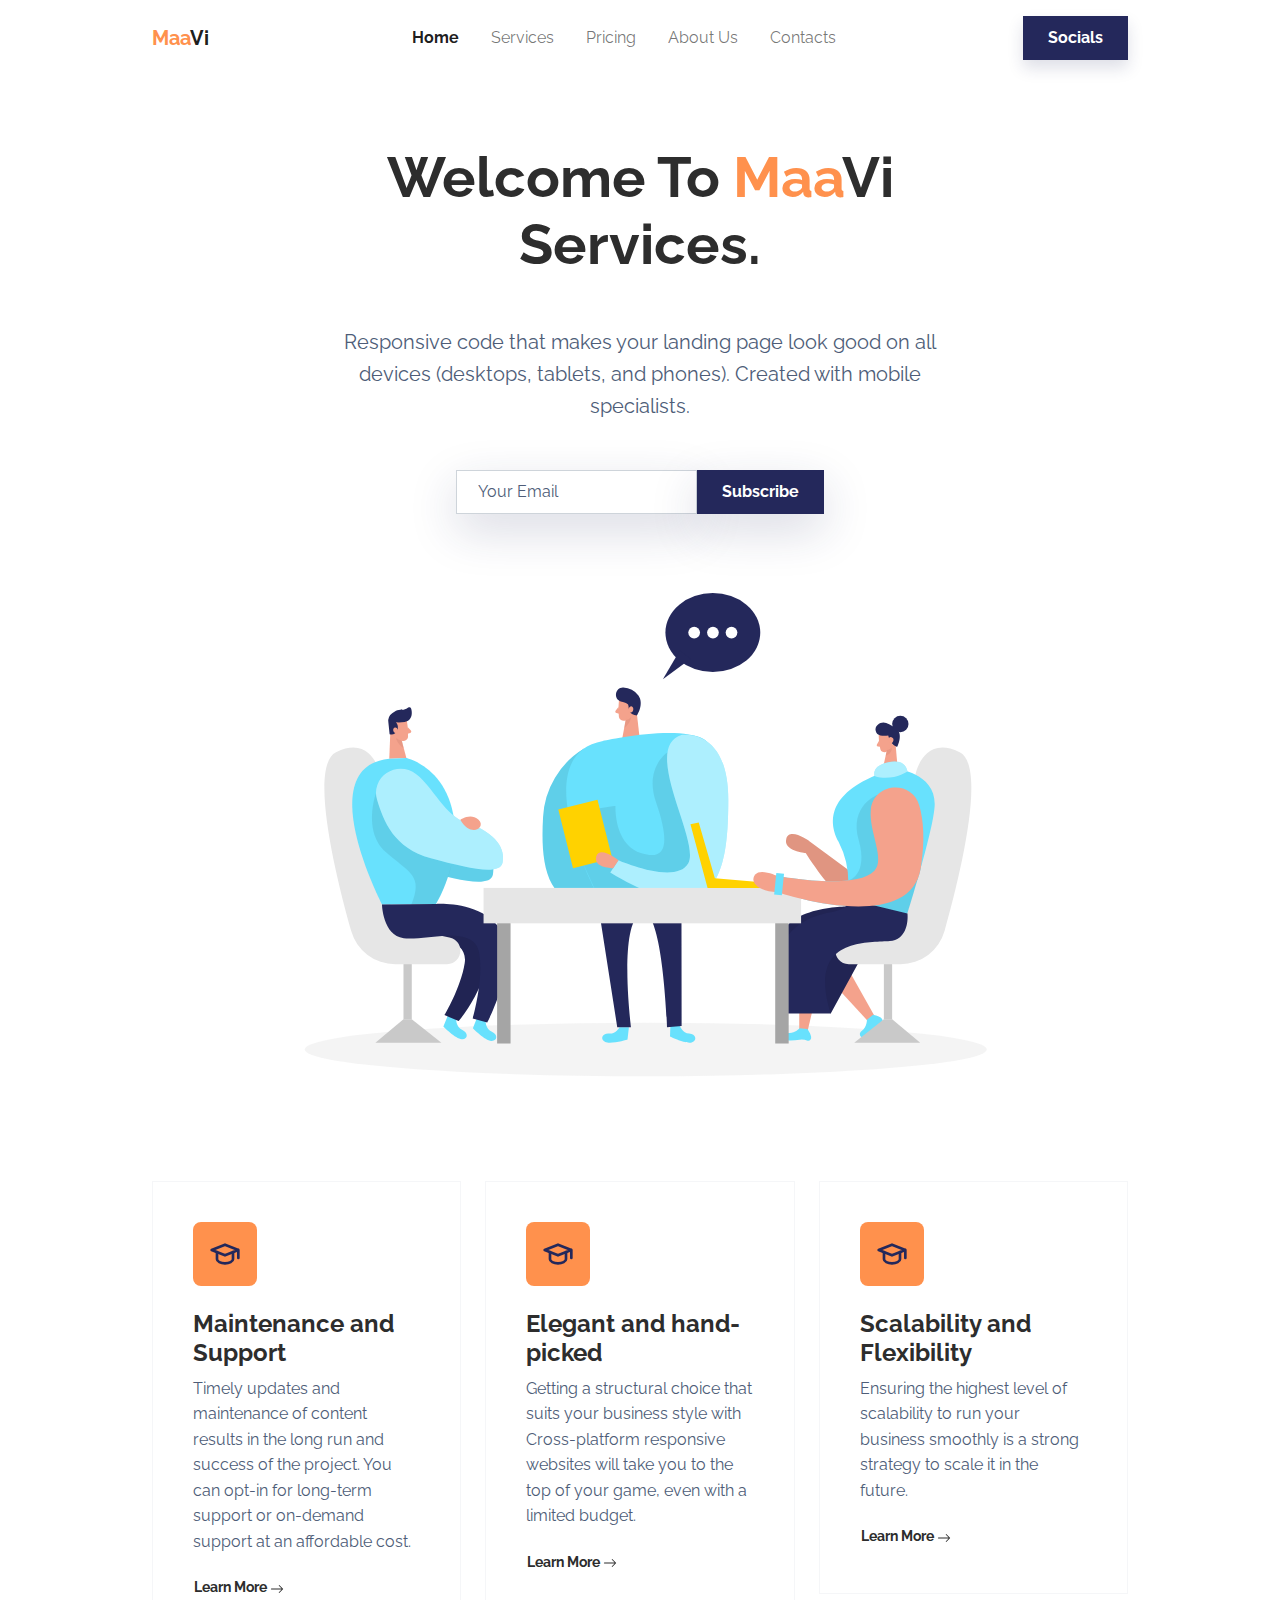
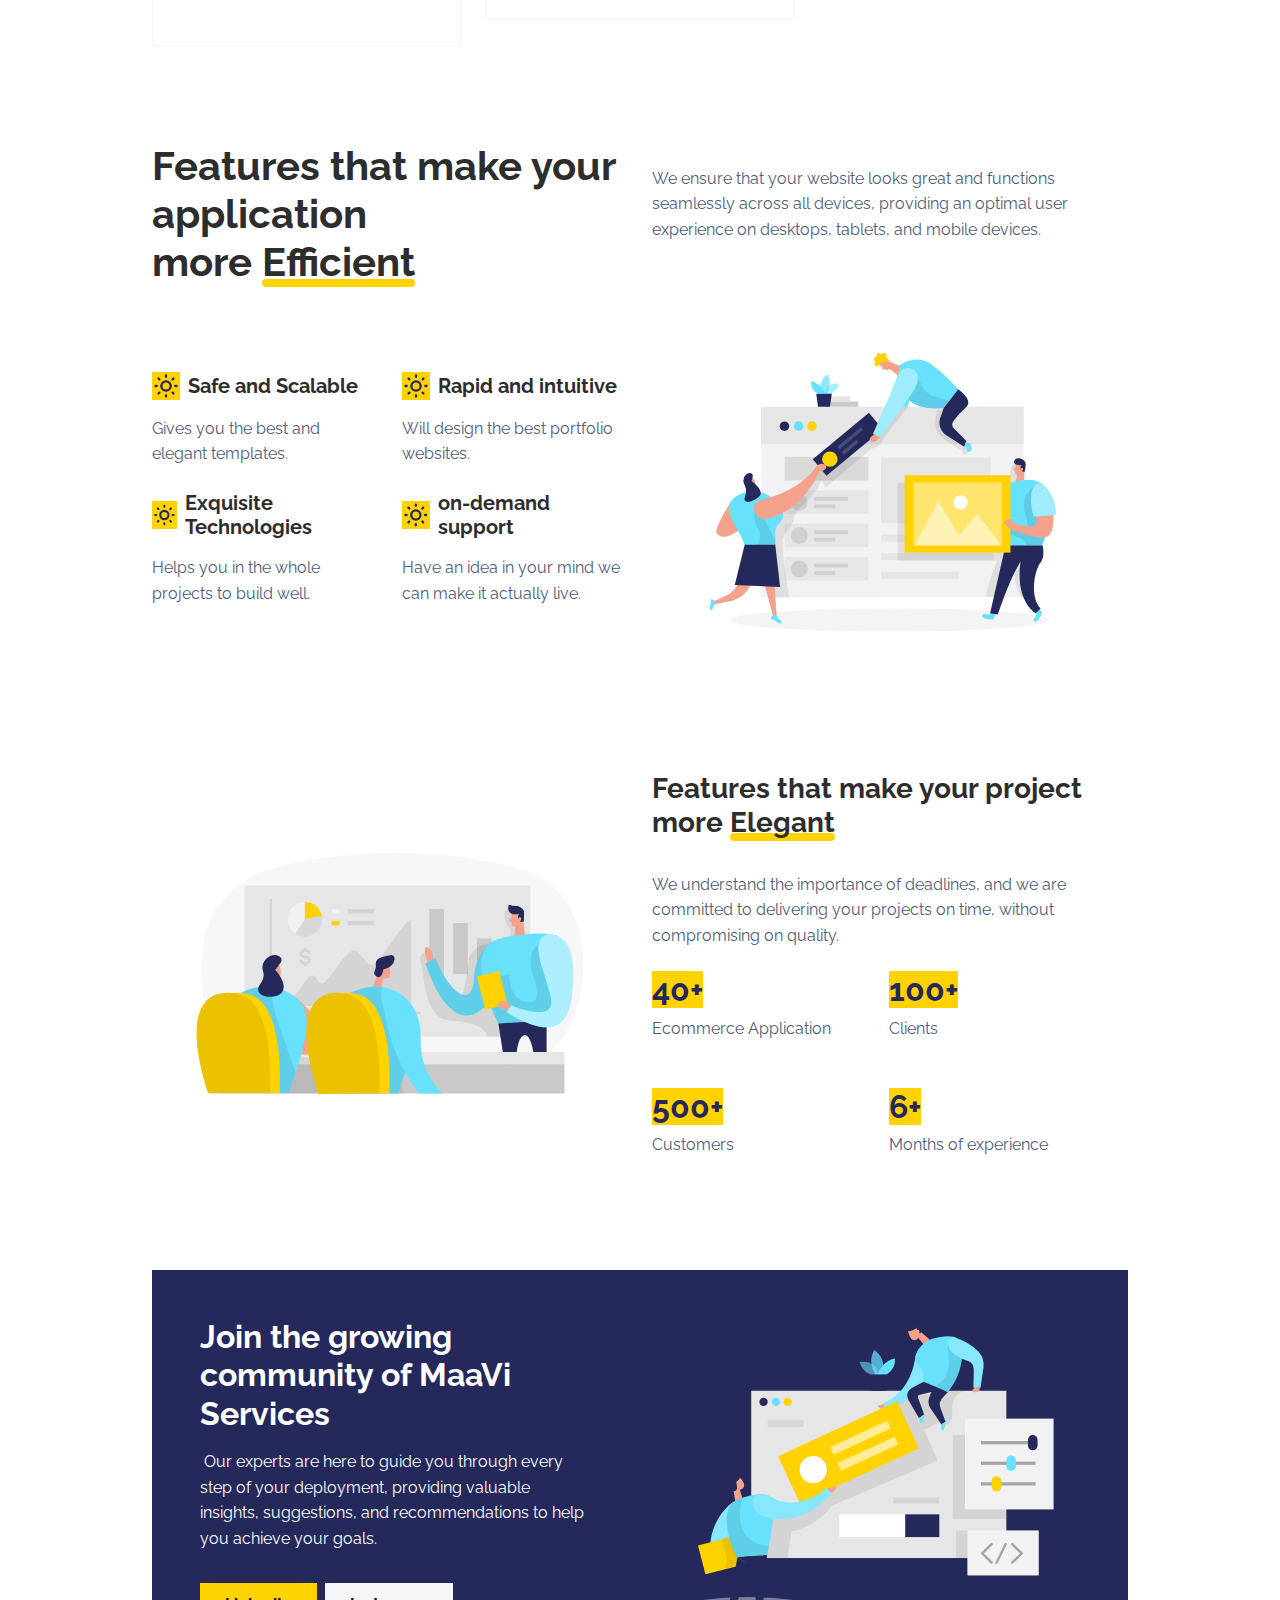
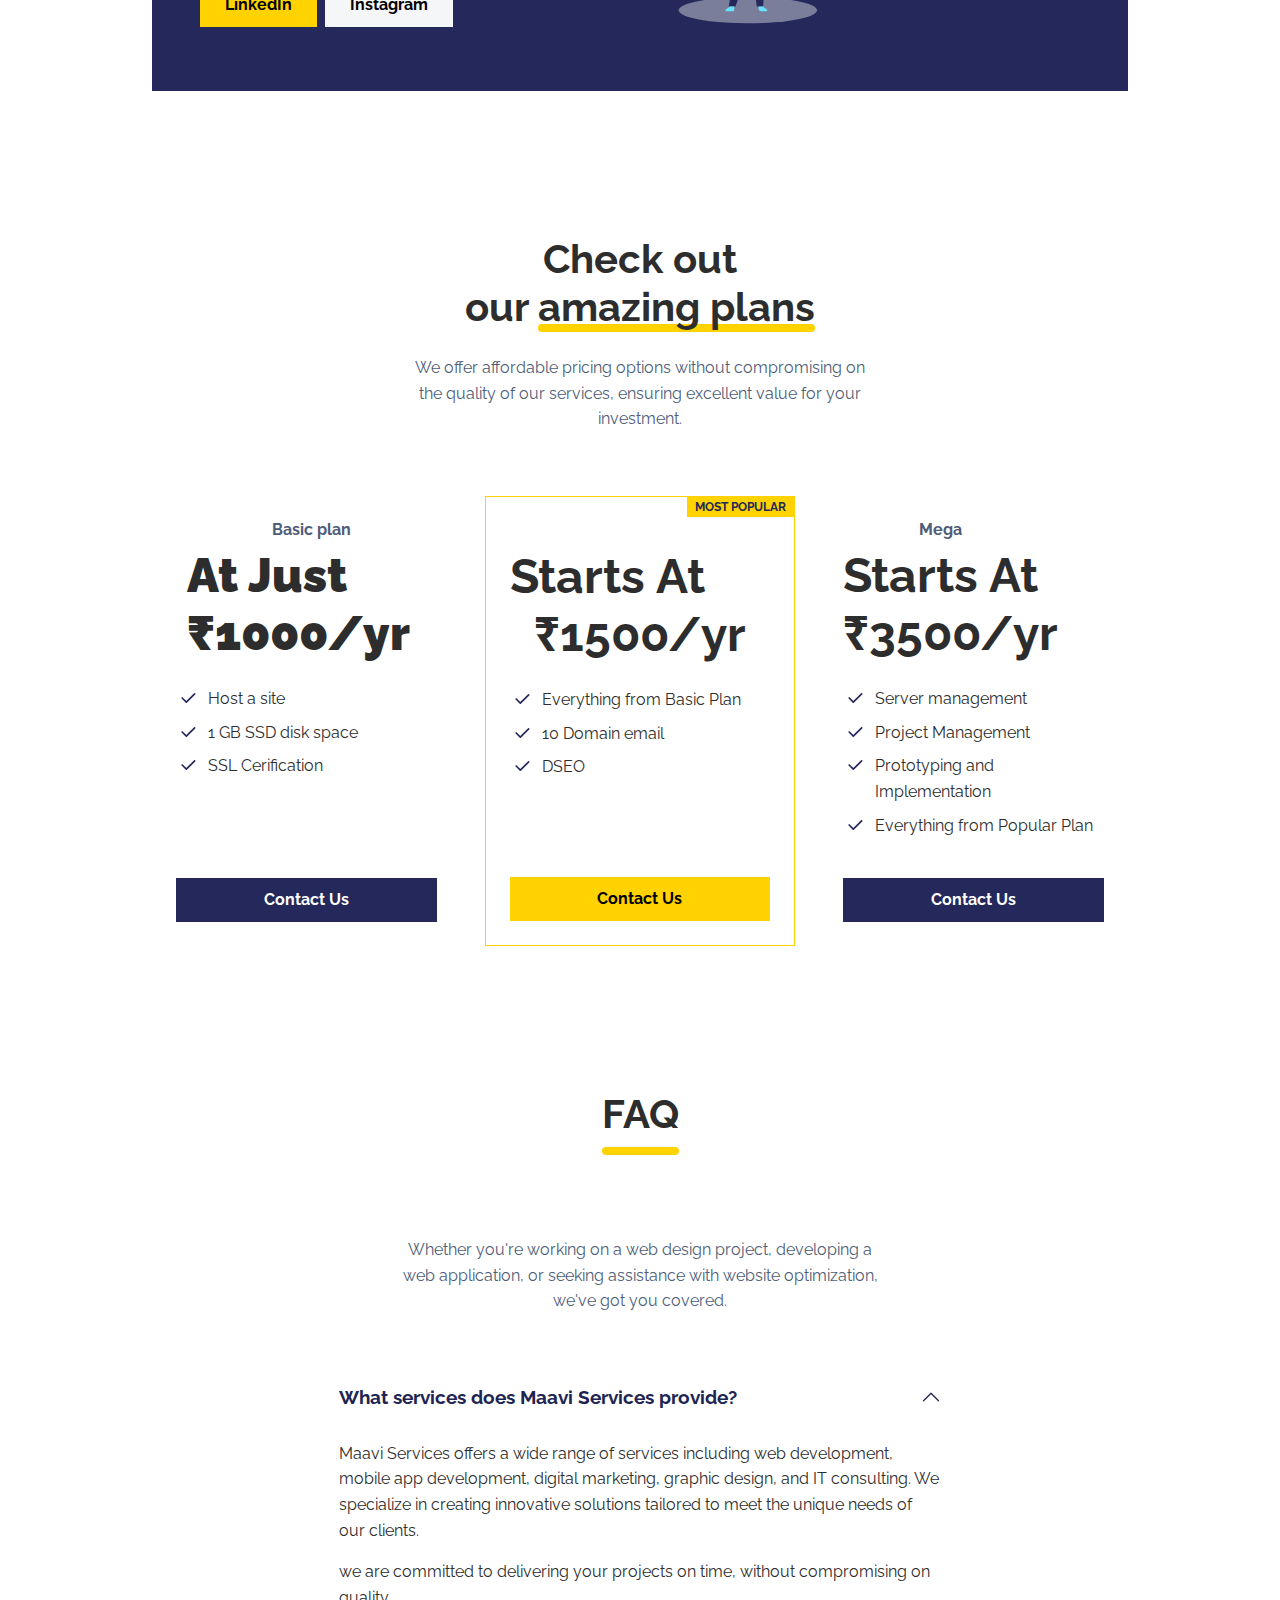
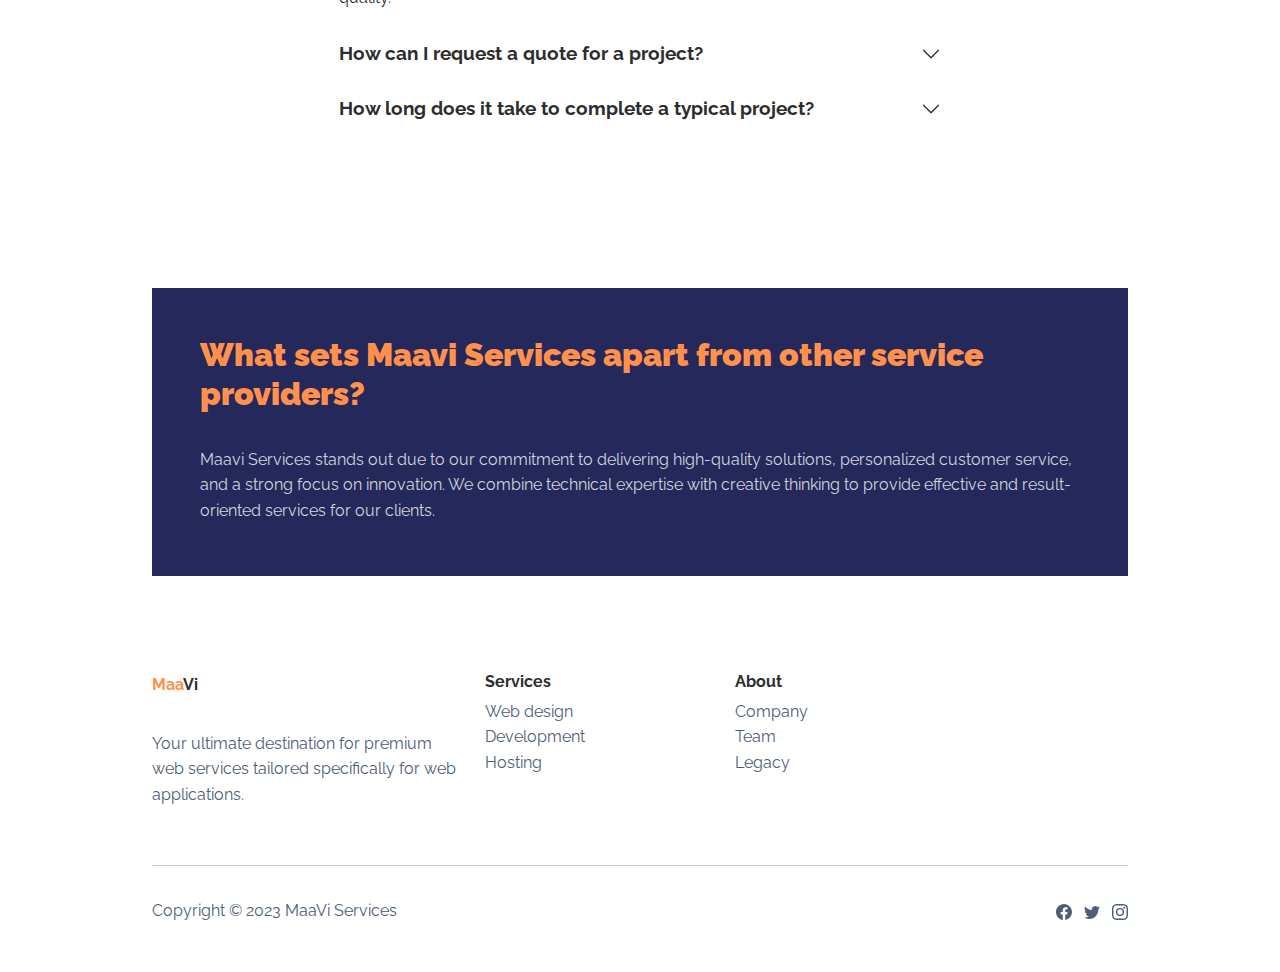
<file: index.html>
<!DOCTYPE html>
<html lang="en">

<head>
    <meta charset="utf-8">
    <meta name="viewport" content="width=device-width, initial-scale=1.0, shrink-to-fit=no">
    <title>Welcome to Maavi</title>
    <link rel="stylesheet" href="assets/bootstrap/css/bootstrap.min.css">
    <link rel="stylesheet" href="https://fonts.googleapis.com/css?family=Raleway:300italic,400italic,600italic,700italic,800italic,400,300,600,700,800&amp;display=swap">
    <link rel="stylesheet" href="assets/css/animate.min.css">
    <link rel="stylesheet" href="assets/css/untitled-1.css">
    <link rel="stylesheet" href="assets/css/untitled.css">
</head>

<body>
    <nav class="navbar navbar-light navbar-expand-md fixed-top navbar-shrink py-3" id="mainNav">
        <div class="container"><a class="navbar-brand d-flex align-items-center" href="/"><span><span style="color: rgb(255, 145, 77);">Maa</span>Vi</span></a><button data-bs-toggle="collapse" class="navbar-toggler" data-bs-target="#navcol-1"><span class="visually-hidden">Toggle navigation</span><span class="navbar-toggler-icon"></span></button>
            <div class="collapse navbar-collapse" id="navcol-1">
                <ul class="navbar-nav mx-auto">
                    <li class="nav-item"><a class="nav-link active" href="index.html">Home</a></li>
                    <li class="nav-item"><a class="nav-link" href="features.html">Services</a></li>
                    <li class="nav-item"><a class="nav-link" href="pricing.html">Pricing</a></li>
                    <li class="nav-item"><a class="nav-link" href="integrations.html">About Us</a></li>
                    <li class="nav-item"><a class="nav-link" href="contacts.html">Contacts</a></li>
                </ul><a class="btn btn-primary shadow" role="button" href="https://linktr.ee/maaviservices">Socials</a>
            </div>
        </div>
    </nav>
    <header class="pt-5">
        <div class="container pt-4 pt-xl-5">
            <div class="row pt-5">
                <div class="col-md-8 text-center text-md-start mx-auto">
                    <div class="text-center">
                        <h1 class="display-4 fw-bold mb-5">Welcome To <span style="color: rgb(255, 145, 77);">Maa</span>Vi Services.</h1>
                        <p class="fs-5 text-muted mb-5" style="padding-bottom: 0px;margin-top: 16px;">Responsive code that makes your landing page look good on all devices (desktops, tablets, and phones). Created with mobile specialists.</p>
                        <form class="d-flex justify-content-center flex-wrap" method="post">
                            <div class="shadow-lg mb-3"><input class="form-control" type="email" name="email" placeholder="Your Email"></div>
                            <div class="shadow-lg mb-3"><button class="btn btn-primary" type="submit">Subscribe </button></div>
                        </form>
                    </div>
                </div>
                <div class="col-12 col-lg-10 mx-auto">
                    <div class="text-center position-relative"><img class="img-fluid" src="assets/img/illustrations/meeting.svg" style="width: 800px;"></div>
                </div>
            </div>
        </div>
    </header>
    <section>
        <div class="container py-4 py-xl-5">
            <div class="row gy-4 row-cols-1 row-cols-md-2 row-cols-lg-3">
                <div class="col">
                    <div class="card border-light border-1 d-flex justify-content-center p-4">
                        <div class="card-body">
                            <div class="bs-icon-lg bs-icon-rounded bs-icon-secondary d-flex flex-shrink-0 justify-content-center align-items-center d-inline-block mb-4 bs-icon"><svg xmlns="http://www.w3.org/2000/svg" width="1em" height="1em" viewBox="0 0 24 24" stroke-width="2" stroke="currentColor" fill="none" stroke-linecap="round" stroke-linejoin="round" class="icon icon-tabler icon-tabler-school" style="font-size: 32px;">
                                    <path stroke="none" d="M0 0h24v24H0z" fill="none"></path>
                                    <path d="M22 9l-10 -4l-10 4l10 4l10 -4v6"></path>
                                    <path d="M6 10.6v5.4a6 3 0 0 0 12 0v-5.4"></path>
                                </svg></div>
                            <div>
                                <h4 class="fw-bold">Maintenance and Support</h4>
                                <p class="text-muted">Timely updates and maintenance of content results in the long run and success of the project. You can opt-in for long-term support or on-demand support at an affordable cost.</p><button class="btn btn-sm px-0" type="button">Learn More&nbsp;<svg xmlns="http://www.w3.org/2000/svg" width="1em" height="1em" fill="currentColor" viewBox="0 0 16 16" class="bi bi-arrow-right">
                                        <path fill-rule="evenodd" d="M1 8a.5.5 0 0 1 .5-.5h11.793l-3.147-3.146a.5.5 0 0 1 .708-.708l4 4a.5.5 0 0 1 0 .708l-4 4a.5.5 0 0 1-.708-.708L13.293 8.5H1.5A.5.5 0 0 1 1 8z"></path>
                                    </svg><br></button>
                            </div>
                        </div>
                    </div>
                </div>
                <div class="col">
                    <div class="card border-light border-1 d-flex justify-content-center p-4">
                        <div class="card-body">
                            <div class="bs-icon-lg bs-icon-rounded bs-icon-secondary d-flex flex-shrink-0 justify-content-center align-items-center d-inline-block mb-4 bs-icon"><svg xmlns="http://www.w3.org/2000/svg" width="1em" height="1em" viewBox="0 0 24 24" stroke-width="2" stroke="currentColor" fill="none" stroke-linecap="round" stroke-linejoin="round" class="icon icon-tabler icon-tabler-school">
                                    <path stroke="none" d="M0 0h24v24H0z" fill="none"></path>
                                    <path d="M22 9l-10 -4l-10 4l10 4l10 -4v6"></path>
                                    <path d="M6 10.6v5.4a6 3 0 0 0 12 0v-5.4"></path>
                                </svg></div>
                            <div>
                                <h4 class="fw-bold">Elegant and hand-picked</h4>
                                <p class="text-muted">Getting a structural choice that suits your business style with Cross-platform responsive websites will take you to the top of your game, even with a limited budget.</p><button class="btn btn-sm px-0" type="button">Learn More&nbsp;<svg xmlns="http://www.w3.org/2000/svg" width="1em" height="1em" fill="currentColor" viewBox="0 0 16 16" class="bi bi-arrow-right">
                                        <path fill-rule="evenodd" d="M1 8a.5.5 0 0 1 .5-.5h11.793l-3.147-3.146a.5.5 0 0 1 .708-.708l4 4a.5.5 0 0 1 0 .708l-4 4a.5.5 0 0 1-.708-.708L13.293 8.5H1.5A.5.5 0 0 1 1 8z"></path>
                                    </svg><br></button>
                            </div>
                        </div>
                    </div>
                </div>
                <div class="col">
                    <div class="card border-light border-1 d-flex justify-content-center p-4">
                        <div class="card-body">
                            <div class="bs-icon-lg bs-icon-rounded bs-icon-secondary d-flex flex-shrink-0 justify-content-center align-items-center d-inline-block mb-4 bs-icon"><svg xmlns="http://www.w3.org/2000/svg" width="1em" height="1em" viewBox="0 0 24 24" stroke-width="2" stroke="currentColor" fill="none" stroke-linecap="round" stroke-linejoin="round" class="icon icon-tabler icon-tabler-school">
                                    <path stroke="none" d="M0 0h24v24H0z" fill="none"></path>
                                    <path d="M22 9l-10 -4l-10 4l10 4l10 -4v6"></path>
                                    <path d="M6 10.6v5.4a6 3 0 0 0 12 0v-5.4"></path>
                                </svg></div>
                            <div>
                                <h4 class="fw-bold">Scalability and Flexibility</h4>
                                <p class="text-muted">Ensuring the highest level of scalability to run your business smoothly is a strong strategy to scale it in the future.</p><button class="btn btn-sm px-0" type="button">Learn More&nbsp;<svg xmlns="http://www.w3.org/2000/svg" width="1em" height="1em" fill="currentColor" viewBox="0 0 16 16" class="bi bi-arrow-right">
                                        <path fill-rule="evenodd" d="M1 8a.5.5 0 0 1 .5-.5h11.793l-3.147-3.146a.5.5 0 0 1 .708-.708l4 4a.5.5 0 0 1 0 .708l-4 4a.5.5 0 0 1-.708-.708L13.293 8.5H1.5A.5.5 0 0 1 1 8z"></path>
                                    </svg><br></button>
                            </div>
                        </div>
                    </div>
                </div>
            </div>
        </div>
    </section>
    <section>
        <div class="container py-4 py-xl-5">
            <div class="row">
                <div class="col-md-6">
                    <h3 class="display-6 fw-bold pb-md-4">Features that make your application more&nbsp;<span class="underline">Efficient</span></h3>
                </div>
                <div class="col-md-6 pt-4">
                    <p class="text-muted mb-4"> We ensure that your website looks great and functions seamlessly across all devices, providing an optimal user experience on desktops, tablets, and mobile devices.</p>
                </div>
            </div>
            <div class="row gy-4 gy-md-0">
                <div class="col-md-6 d-flex d-sm-flex d-md-flex justify-content-center align-items-center justify-content-md-start align-items-md-center justify-content-xl-center">
                    <div>
                        <div class="row gy-2 row-cols-1 row-cols-sm-2">
                            <div class="col text-center text-md-start">
                                <div class="d-flex justify-content-center align-items-center justify-content-md-start"><svg xmlns="http://www.w3.org/2000/svg" width="1em" height="1em" viewBox="0 0 24 24" stroke-width="2" stroke="currentColor" fill="none" stroke-linecap="round" stroke-linejoin="round" class="icon icon-tabler icon-tabler-sun fs-3 text-primary bg-warning">
                                        <path stroke="none" d="M0 0h24v24H0z" fill="none"></path>
                                        <circle cx="12" cy="12" r="4"></circle>
                                        <path d="M3 12h1m8 -9v1m8 8h1m-9 8v1m-6.4 -15.4l.7 .7m12.1 -.7l-.7 .7m0 11.4l.7 .7m-12.1 -.7l-.7 .7"></path>
                                    </svg>
                                    <h5 class="fw-bold mb-0 ms-2">Safe and Scalable</h5>
                                </div>
                                <p class="text-muted my-3">Gives you the best and elegant templates.</p>
                            </div>
                            <div class="col text-center text-md-start">
                                <div class="d-flex justify-content-center align-items-center justify-content-md-start"><svg xmlns="http://www.w3.org/2000/svg" width="1em" height="1em" viewBox="0 0 24 24" stroke-width="2" stroke="currentColor" fill="none" stroke-linecap="round" stroke-linejoin="round" class="icon icon-tabler icon-tabler-sun fs-3 text-primary bg-warning">
                                        <path stroke="none" d="M0 0h24v24H0z" fill="none"></path>
                                        <circle cx="12" cy="12" r="4"></circle>
                                        <path d="M3 12h1m8 -9v1m8 8h1m-9 8v1m-6.4 -15.4l.7 .7m12.1 -.7l-.7 .7m0 11.4l.7 .7m-12.1 -.7l-.7 .7"></path>
                                    </svg>
                                    <h5 class="fw-bold mb-0 ms-2">Rapid and intuitive</h5>
                                </div>
                                <p class="text-muted my-3">Will design the best portfolio websites.</p>
                            </div>
                            <div class="col text-center text-md-start">
                                <div class="d-flex justify-content-center align-items-center justify-content-md-start"><svg xmlns="http://www.w3.org/2000/svg" width="1em" height="1em" viewBox="0 0 24 24" stroke-width="2" stroke="currentColor" fill="none" stroke-linecap="round" stroke-linejoin="round" class="icon icon-tabler icon-tabler-sun fs-3 text-primary bg-warning">
                                        <path stroke="none" d="M0 0h24v24H0z" fill="none"></path>
                                        <circle cx="12" cy="12" r="4"></circle>
                                        <path d="M3 12h1m8 -9v1m8 8h1m-9 8v1m-6.4 -15.4l.7 .7m12.1 -.7l-.7 .7m0 11.4l.7 .7m-12.1 -.7l-.7 .7"></path>
                                    </svg>
                                    <h5 class="fw-bold mb-0 ms-2">Exquisite Technologies</h5>
                                </div>
                                <p class="text-muted my-3">Helps you in the whole projects to build well.</p>
                            </div>
                            <div class="col text-center text-md-start">
                                <div class="d-flex justify-content-center align-items-center justify-content-md-start"><svg xmlns="http://www.w3.org/2000/svg" width="1em" height="1em" viewBox="0 0 24 24" stroke-width="2" stroke="currentColor" fill="none" stroke-linecap="round" stroke-linejoin="round" class="icon icon-tabler icon-tabler-sun fs-3 text-primary bg-warning">
                                        <path stroke="none" d="M0 0h24v24H0z" fill="none"></path>
                                        <circle cx="12" cy="12" r="4"></circle>
                                        <path d="M3 12h1m8 -9v1m8 8h1m-9 8v1m-6.4 -15.4l.7 .7m12.1 -.7l-.7 .7m0 11.4l.7 .7m-12.1 -.7l-.7 .7"></path>
                                    </svg>
                                    <h5 class="fw-bold mb-0 ms-2">on-demand support</h5>
                                </div>
                                <p class="text-muted my-3">Have an idea in your mind we can make it actually live.</p>
                            </div>
                        </div>
                    </div>
                </div>
                <div class="col-md-6 order-first order-md-last">
                    <div><img class="rounded img-fluid w-100 fit-cover" style="min-height: 300px;" src="assets/img/illustrations/teamwork.svg"></div>
                </div>
            </div>
        </div>
    </section>
    <section>
        <div class="container py-4 py-xl-5">
            <div class="row gy-4 gy-md-0">
                <div class="col-md-6 text-center text-md-start d-flex d-sm-flex d-md-flex justify-content-center align-items-center justify-content-md-start align-items-md-center justify-content-xl-center">
                    <div><img class="rounded img-fluid fit-cover" style="min-height: 300px;" src="assets/img/illustrations/presentation.svg" width="800"></div>
                </div>
                <div class="col">
                    <div style="max-width: 450px;">
                        <h3 class="fw-bold pb-md-4">Features that make your project more&nbsp;<span class="underline">Elegant</span></h3>
                        <p class="text-muted py-4 py-md-0">We understand the importance of deadlines, and we are committed to delivering your projects on time, without compromising on quality.</p>
                        <div class="row gy-4 row-cols-2 row-cols-md-2">
                            <div class="col">
                                <div><span class="fs-2 fw-bold text-primary bg-warning">40+</span>
                                    <p class="fw-normal text-muted">Ecommerce Application</p>
                                </div>
                            </div>
                            <div class="col">
                                <div><span class="fs-2 fw-bold text-primary bg-warning">100+</span>
                                    <p class="fw-normal text-muted">Clients</p>
                                </div>
                            </div>
                            <div class="col">
                                <div><span class="fs-2 fw-bold text-primary bg-warning">500+</span>
                                    <p class="fw-normal text-muted">Customers</p>
                                </div>
                            </div>
                            <div class="col">
                                <div><span class="fs-2 fw-bold text-primary bg-warning">6+</span>
                                    <p class="fw-normal text-muted">Months of experience</p>
                                </div>
                            </div>
                        </div>
                    </div>
                </div>
            </div>
        </div>
    </section>
    <section class="py-4 py-xl-5">
        <div class="container">
            <div class="bg-primary border rounded border-0 border-primary overflow-hidden">
                <div class="row g-0">
                    <div class="col-md-6 d-flex flex-column justify-content-center">
                        <div class="text-white p-4 p-md-5">
                            <h2 class="fw-bold text-white mb-3">Join the growing community of MaaVi Services</h2>
                            <p class="mb-4">&nbsp;Our experts are here to guide you through every step of your deployment, providing valuable insights, suggestions, and recommendations to help you achieve your goals.</p>
                            <div class="my-3"><a class="btn btn-warning me-2 mt-2" role="button" href="#">LinkedIn</a><a class="btn btn-light mt-2" role="button" href="#">Instagram</a></div>
                        </div>
                    </div>
                    <div class="col-md-6 order-first order-md-last" style="min-height: 250px;"><img class="w-100 h-100 fit-contain pt-5 pt-md-0" src="assets/img/illustrations/web-development.svg"></div>
                </div>
            </div>
        </div>
    </section>
    <section class="py-5">
        <div class="container py-4 py-xl-5">
            <div class="row mb-5">
                <div class="col-md-8 col-xl-6 text-center mx-auto">
                    <h2 class="display-6 fw-bold mb-4">Check out<br>our <span class="underline">amazing plans</span></h2>
                    <p class="text-muted">We offer affordable pricing options without compromising on the quality of our services, ensuring excellent value for your investment.</p>
                </div>
            </div>
            <div class="row gy-4 row-cols-1 row-cols-md-2 row-cols-lg-3">
                <div class="col">
                    <div class="card border-0 h-100">
                        <div class="card-body d-flex flex-column justify-content-between p-4">
                            <div>
                                <h6 class="fw-bold text-muted">&nbsp; &nbsp; &nbsp; &nbsp; &nbsp; &nbsp; &nbsp; &nbsp; &nbsp; &nbsp; &nbsp; &nbsp; Basic plan</h6>
                                <h4 class="display-5 fw-bold mb-4"><strong>&nbsp;At Just&nbsp; &nbsp;₹1000/yr</strong></h4>
                                <ul class="list-unstyled">
                                    <li class="d-flex mb-2"><span class="bs-icon-xs bs-icon-rounded bs-icon me-2"><svg xmlns="http://www.w3.org/2000/svg" width="1em" height="1em" viewBox="0 0 24 24" stroke-width="2" stroke="currentColor" fill="none" stroke-linecap="round" stroke-linejoin="round" class="icon icon-tabler icon-tabler-check fs-5 text-primary">
                                                <path stroke="none" d="M0 0h24v24H0z" fill="none"></path>
                                                <path d="M5 12l5 5l10 -10"></path>
                                            </svg></span><span>Host a site</span></li>
                                    <li class="d-flex mb-2"><span class="bs-icon-xs bs-icon-rounded bs-icon me-2"><svg xmlns="http://www.w3.org/2000/svg" width="1em" height="1em" viewBox="0 0 24 24" stroke-width="2" stroke="currentColor" fill="none" stroke-linecap="round" stroke-linejoin="round" class="icon icon-tabler icon-tabler-check fs-5 text-primary">
                                                <path stroke="none" d="M0 0h24v24H0z" fill="none"></path>
                                                <path d="M5 12l5 5l10 -10"></path>
                                            </svg></span><span>1 GB SSD disk space</span></li>
                                    <li class="d-flex mb-2"><span class="bs-icon-xs bs-icon-rounded bs-icon me-2"><svg xmlns="http://www.w3.org/2000/svg" width="1em" height="1em" viewBox="0 0 24 24" stroke-width="2" stroke="currentColor" fill="none" stroke-linecap="round" stroke-linejoin="round" class="icon icon-tabler icon-tabler-check fs-5 text-primary">
                                                <path stroke="none" d="M0 0h24v24H0z" fill="none"></path>
                                                <path d="M5 12l5 5l10 -10"></path>
                                            </svg></span><span>SSL Cerification</span></li>
                                </ul>
                            </div><a class="btn btn-primary" role="button" href="https://wa.me/message/IWRS2WNM7I2QE1">Contact Us</a>
                        </div>
                    </div>
                </div>
                <div class="col">
                    <div class="card border-warning border-2 h-100">
                        <div class="card-body d-flex flex-column justify-content-between p-4"><span class="badge bg-warning position-absolute top-0 end-0 rounded-bottom-left text-uppercase text-primary">Most Popular</span>
                            <div>
                                <h6 class="fw-bold text-muted">&nbsp; &nbsp; &nbsp; &nbsp; &nbsp; &nbsp; &nbsp; &nbsp; &nbsp; </h6>
                                <h4 class="display-5 fw-bold mb-4">Starts At&nbsp; &nbsp; &nbsp; &nbsp; ₹1500/yr</h4>
                                <ul class="list-unstyled">
                                    <li class="d-flex mb-2"><span class="bs-icon-xs bs-icon-rounded bs-icon me-2"><svg xmlns="http://www.w3.org/2000/svg" width="1em" height="1em" viewBox="0 0 24 24" stroke-width="2" stroke="currentColor" fill="none" stroke-linecap="round" stroke-linejoin="round" class="icon icon-tabler icon-tabler-check fs-5 text-primary">
                                                <path stroke="none" d="M0 0h24v24H0z" fill="none"></path>
                                                <path d="M5 12l5 5l10 -10"></path>
                                            </svg></span><span>Everything from Basic Plan</span></li>
                                    <li class="d-flex mb-2"><span class="bs-icon-xs bs-icon-rounded bs-icon me-2"><svg xmlns="http://www.w3.org/2000/svg" width="1em" height="1em" viewBox="0 0 24 24" stroke-width="2" stroke="currentColor" fill="none" stroke-linecap="round" stroke-linejoin="round" class="icon icon-tabler icon-tabler-check fs-5 text-primary">
                                                <path stroke="none" d="M0 0h24v24H0z" fill="none"></path>
                                                <path d="M5 12l5 5l10 -10"></path>
                                            </svg></span><span>10 Domain email</span></li>
                                    <li class="d-flex mb-2"><span class="bs-icon-xs bs-icon-rounded bs-icon me-2"><svg xmlns="http://www.w3.org/2000/svg" width="1em" height="1em" viewBox="0 0 24 24" stroke-width="2" stroke="currentColor" fill="none" stroke-linecap="round" stroke-linejoin="round" class="icon icon-tabler icon-tabler-check fs-5 text-primary">
                                                <path stroke="none" d="M0 0h24v24H0z" fill="none"></path>
                                                <path d="M5 12l5 5l10 -10"></path>
                                            </svg></span><span>DSEO</span></li>
                                </ul>
                            </div><a class="btn btn-warning" role="button" href="https://wa.me/message/IWRS2WNM7I2QE1">Contact Us</a>
                        </div>
                    </div>
                </div>
                <div class="col">
                    <div class="card border-0 h-100">
                        <div class="card-body d-flex flex-column justify-content-between p-4">
                            <div class="pb-4">
                                <h6 class="fw-bold text-muted">&nbsp; &nbsp; &nbsp; &nbsp; &nbsp; &nbsp; &nbsp; &nbsp; &nbsp; &nbsp;Mega</h6>
                                <h4 class="display-5 fw-bold mb-4">Starts At<br>₹3500/yr</h4>
                                <ul class="list-unstyled">
                                    <li class="d-flex mb-2"><span class="bs-icon-xs bs-icon-rounded bs-icon me-2"><svg xmlns="http://www.w3.org/2000/svg" width="1em" height="1em" viewBox="0 0 24 24" stroke-width="2" stroke="currentColor" fill="none" stroke-linecap="round" stroke-linejoin="round" class="icon icon-tabler icon-tabler-check fs-5 text-primary">
                                                <path stroke="none" d="M0 0h24v24H0z" fill="none"></path>
                                                <path d="M5 12l5 5l10 -10"></path>
                                            </svg></span><span>Server management</span></li>
                                    <li class="d-flex mb-2"><span class="bs-icon-xs bs-icon-rounded bs-icon me-2"><svg xmlns="http://www.w3.org/2000/svg" width="1em" height="1em" viewBox="0 0 24 24" stroke-width="2" stroke="currentColor" fill="none" stroke-linecap="round" stroke-linejoin="round" class="icon icon-tabler icon-tabler-check fs-5 text-primary">
                                                <path stroke="none" d="M0 0h24v24H0z" fill="none"></path>
                                                <path d="M5 12l5 5l10 -10"></path>
                                            </svg></span><span>Project Management</span></li>
                                    <li class="d-flex mb-2"><span class="bs-icon-xs bs-icon-rounded bs-icon me-2"><svg xmlns="http://www.w3.org/2000/svg" width="1em" height="1em" viewBox="0 0 24 24" stroke-width="2" stroke="currentColor" fill="none" stroke-linecap="round" stroke-linejoin="round" class="icon icon-tabler icon-tabler-check fs-5 text-primary">
                                                <path stroke="none" d="M0 0h24v24H0z" fill="none"></path>
                                                <path d="M5 12l5 5l10 -10"></path>
                                            </svg></span><span>Prototyping and Implementation</span></li>
                                    <li class="d-flex mb-2"><span class="bs-icon-xs bs-icon-rounded bs-icon me-2"><svg xmlns="http://www.w3.org/2000/svg" width="1em" height="1em" viewBox="0 0 24 24" stroke-width="2" stroke="currentColor" fill="none" stroke-linecap="round" stroke-linejoin="round" class="icon icon-tabler icon-tabler-check fs-5 text-primary">
                                                <path stroke="none" d="M0 0h24v24H0z" fill="none"></path>
                                                <path d="M5 12l5 5l10 -10"></path>
                                            </svg></span><span>Everything from Popular Plan</span></li>
                                </ul>
                            </div><a class="btn btn-primary" role="button" href="https://wa.me/message/IWRS2WNM7I2QE1">Contact Us</a>
                        </div>
                    </div>
                </div>
            </div>
        </div>
    </section>
    <section class="py-4 py-xl-5 mb-5">
        <div class="container">
            <div class="row mb-2">
                <div class="col-md-8 col-xl-6 text-center mx-auto">
                    <h2 class="display-6 fw-bold mb-5"><span class="pb-3 underline" style="--bs-primary: #ff914D;--bs-primary-rgb: 255,145,77;--bs-secondary: #ff914D;--bs-secondary-rgb: 255,145,77;">FAQ<br></span></h2>
                    <p class="text-muted mb-5"><br><br>Whether you're working on a web design project, developing a web application, or seeking assistance with website optimization, we've got you covered.</p>
                </div>
            </div>
            <div class="row mb-2">
                <div class="col-md-8 mx-auto">
                    <div class="accordion text-muted" role="tablist" id="accordion-1">
                        <div class="accordion-item">
                            <h2 class="accordion-header" role="tab"><button class="accordion-button" type="button" data-bs-toggle="collapse" data-bs-target="#accordion-1 .item-1" aria-expanded="true" aria-controls="accordion-1 .item-1">What services does Maavi Services provide?</button></h2>
                            <div class="accordion-collapse collapse show item-1" role="tabpanel" data-bs-parent="#accordion-1">
                                <div class="accordion-body">
                                    <p>Maavi Services offers a wide range of services including web development, mobile app development, digital marketing, graphic design, and IT consulting. We specialize in creating innovative solutions tailored to meet the unique needs of our clients.</p>
                                    <p class="mb-0">we are committed to delivering your projects on time, without compromising on quality.</p>
                                </div>
                            </div>
                        </div>
                        <div class="accordion-item">
                            <h2 class="accordion-header" role="tab"><button class="accordion-button collapsed" type="button" data-bs-toggle="collapse" data-bs-target="#accordion-1 .item-2" aria-expanded="false" aria-controls="accordion-1 .item-2" data-bss-hover-animate="bounce">How can I request a quote for a project?</button></h2>
                            <div class="accordion-collapse collapse item-2" role="tabpanel" data-bs-parent="#accordion-1">
                                <div class="accordion-body">
                                    <p class="mb-0">Nullam id dolor id nibh ultricies vehicula ut id elit. Cras justo odio, dapibus ac facilisis in, egestas eget quam. Donec id elit non mi porta gravida at eget metus.</p>
                                </div>
                            </div>
                        </div>
                        <div class="accordion-item">
                            <h2 class="accordion-header" role="tab"><button class="accordion-button collapsed" type="button" data-bs-toggle="collapse" data-bs-target="#accordion-1 .item-3" aria-expanded="false" aria-controls="accordion-1 .item-3" data-bss-hover-animate="bounce">How long does it take to complete a typical project?</button></h2>
                            <div class="accordion-collapse collapse item-3" role="tabpanel" data-bs-parent="#accordion-1">
                                <div class="accordion-body">
                                    <p class="mb-0">Nullam id dolor id nibh ultricies vehicula ut id elit. Cras justo odio, dapibus ac facilisis in, egestas eget quam. Donec id elit non mi porta gravida at eget metus.</p>
                                </div>
                            </div>
                        </div>
                    </div>
                </div>
            </div>
        </div>
    </section>
    <section class="py-4 py-xl-5">
        <div class="container">
            <div class="text-white bg-primary border rounded border-0 border-primary d-flex flex-column justify-content-between flex-lg-row p-4 p-md-5">
                <div class="pb-2 pb-lg-1">
                    <h2 class="fw-bold text-warning mb-2"><strong><span style="color: rgb(255, 145, 77); background-color: rgba(255, 255, 255, 0);">What sets Maavi Services apart from other service providers?</span></strong></h2>
                    <p class="mb-0"><br><span style="color: rgb(209, 213, 219); background-color: rgba(36, 40, 91, 0);">Maavi Services stands out due to our commitment to delivering high-quality solutions, personalized customer service, and a strong focus on innovation. We combine technical expertise with creative thinking to provide effective and result-oriented services for our clients.</span></p>
                </div>
                <div class="my-2"></div>
            </div>
        </div>
    </section>
    <footer>
        <div class="container py-4 py-lg-5">
            <div class="row row-cols-2 row-cols-md-4">
                <div class="col-12 col-md-3 col-lg-4">
                    <div class="fw-bold d-flex align-items-center mb-2"><span><span style="color: rgb(255, 145, 77);">Maa</span>Vi</span></div>
                    <p class="text-muted"><br>Your ultimate destination for premium web services tailored specifically for web applications.<br><br></p>
                </div>
                <div class="col-sm-4 col-md-3 text-lg-start d-flex flex-column">
                    <h3 class="fs-6 fw-bold">Services</h3>
                    <ul class="list-unstyled">
                        <li><a href="#">Web design</a></li>
                        <li><a href="#">Development</a></li>
                        <li><a href="#">Hosting</a></li>
                    </ul>
                </div>
                <div class="col-sm-4 col-md-3 col-lg-4 text-lg-start d-flex flex-column">
                    <h3 class="fs-6 fw-bold">About</h3>
                    <ul class="list-unstyled">
                        <li><a href="#">Company</a></li>
                        <li><a href="#">Team</a></li>
                        <li><a href="#">Legacy</a></li>
                    </ul>
                </div>
            </div>
            <hr>
            <div class="text-muted d-flex justify-content-between align-items-center pt-3">
                <p class="mb-0">Copyright © 2023 MaaVi Services</p>
                <ul class="list-inline mb-0">
                    <li class="list-inline-item"><svg xmlns="http://www.w3.org/2000/svg" width="1em" height="1em" fill="currentColor" viewBox="0 0 16 16" class="bi bi-facebook">
                            <path d="M16 8.049c0-4.446-3.582-8.05-8-8.05C3.58 0-.002 3.603-.002 8.05c0 4.017 2.926 7.347 6.75 7.951v-5.625h-2.03V8.05H6.75V6.275c0-2.017 1.195-3.131 3.022-3.131.876 0 1.791.157 1.791.157v1.98h-1.009c-.993 0-1.303.621-1.303 1.258v1.51h2.218l-.354 2.326H9.25V16c3.824-.604 6.75-3.934 6.75-7.951z"></path>
                        </svg></li>
                    <li class="list-inline-item"><svg xmlns="http://www.w3.org/2000/svg" width="1em" height="1em" fill="currentColor" viewBox="0 0 16 16" class="bi bi-twitter">
                            <path d="M5.026 15c6.038 0 9.341-5.003 9.341-9.334 0-.14 0-.282-.006-.422A6.685 6.685 0 0 0 16 3.542a6.658 6.658 0 0 1-1.889.518 3.301 3.301 0 0 0 1.447-1.817 6.533 6.533 0 0 1-2.087.793A3.286 3.286 0 0 0 7.875 6.03a9.325 9.325 0 0 1-6.767-3.429 3.289 3.289 0 0 0 1.018 4.382A3.323 3.323 0 0 1 .64 6.575v.045a3.288 3.288 0 0 0 2.632 3.218 3.203 3.203 0 0 1-.865.115 3.23 3.23 0 0 1-.614-.057 3.283 3.283 0 0 0 3.067 2.277A6.588 6.588 0 0 1 .78 13.58a6.32 6.32 0 0 1-.78-.045A9.344 9.344 0 0 0 5.026 15z"></path>
                        </svg></li>
                    <li class="list-inline-item"><svg xmlns="http://www.w3.org/2000/svg" width="1em" height="1em" fill="currentColor" viewBox="0 0 16 16" class="bi bi-instagram">
                            <path d="M8 0C5.829 0 5.556.01 4.703.048 3.85.088 3.269.222 2.76.42a3.917 3.917 0 0 0-1.417.923A3.927 3.927 0 0 0 .42 2.76C.222 3.268.087 3.85.048 4.7.01 5.555 0 5.827 0 8.001c0 2.172.01 2.444.048 3.297.04.852.174 1.433.372 1.942.205.526.478.972.923 1.417.444.445.89.719 1.416.923.51.198 1.09.333 1.942.372C5.555 15.99 5.827 16 8 16s2.444-.01 3.298-.048c.851-.04 1.434-.174 1.943-.372a3.916 3.916 0 0 0 1.416-.923c.445-.445.718-.891.923-1.417.197-.509.332-1.09.372-1.942C15.99 10.445 16 10.173 16 8s-.01-2.445-.048-3.299c-.04-.851-.175-1.433-.372-1.941a3.926 3.926 0 0 0-.923-1.417A3.911 3.911 0 0 0 13.24.42c-.51-.198-1.092-.333-1.943-.372C10.443.01 10.172 0 7.998 0h.003zm-.717 1.442h.718c2.136 0 2.389.007 3.232.046.78.035 1.204.166 1.486.275.373.145.64.319.92.599.28.28.453.546.598.92.11.281.24.705.275 1.485.039.843.047 1.096.047 3.231s-.008 2.389-.047 3.232c-.035.78-.166 1.203-.275 1.485a2.47 2.47 0 0 1-.599.919c-.28.28-.546.453-.92.598-.28.11-.704.24-1.485.276-.843.038-1.096.047-3.232.047s-2.39-.009-3.233-.047c-.78-.036-1.203-.166-1.485-.276a2.478 2.478 0 0 1-.92-.598 2.48 2.48 0 0 1-.6-.92c-.109-.281-.24-.705-.275-1.485-.038-.843-.046-1.096-.046-3.233 0-2.136.008-2.388.046-3.231.036-.78.166-1.204.276-1.486.145-.373.319-.64.599-.92.28-.28.546-.453.92-.598.282-.11.705-.24 1.485-.276.738-.034 1.024-.044 2.515-.045v.002zm4.988 1.328a.96.96 0 1 0 0 1.92.96.96 0 0 0 0-1.92zm-4.27 1.122a4.109 4.109 0 1 0 0 8.217 4.109 4.109 0 0 0 0-8.217zm0 1.441a2.667 2.667 0 1 1 0 5.334 2.667 2.667 0 0 1 0-5.334z"></path>
                        </svg></li>
                </ul>
            </div>
        </div>
    </footer>
    <script src="assets/bootstrap/js/bootstrap.min.js"></script>
    <script src="assets/js/bs-init.js"></script>
    <script src="assets/js/startup-modern.js"></script>
</body>

</html>
</file>
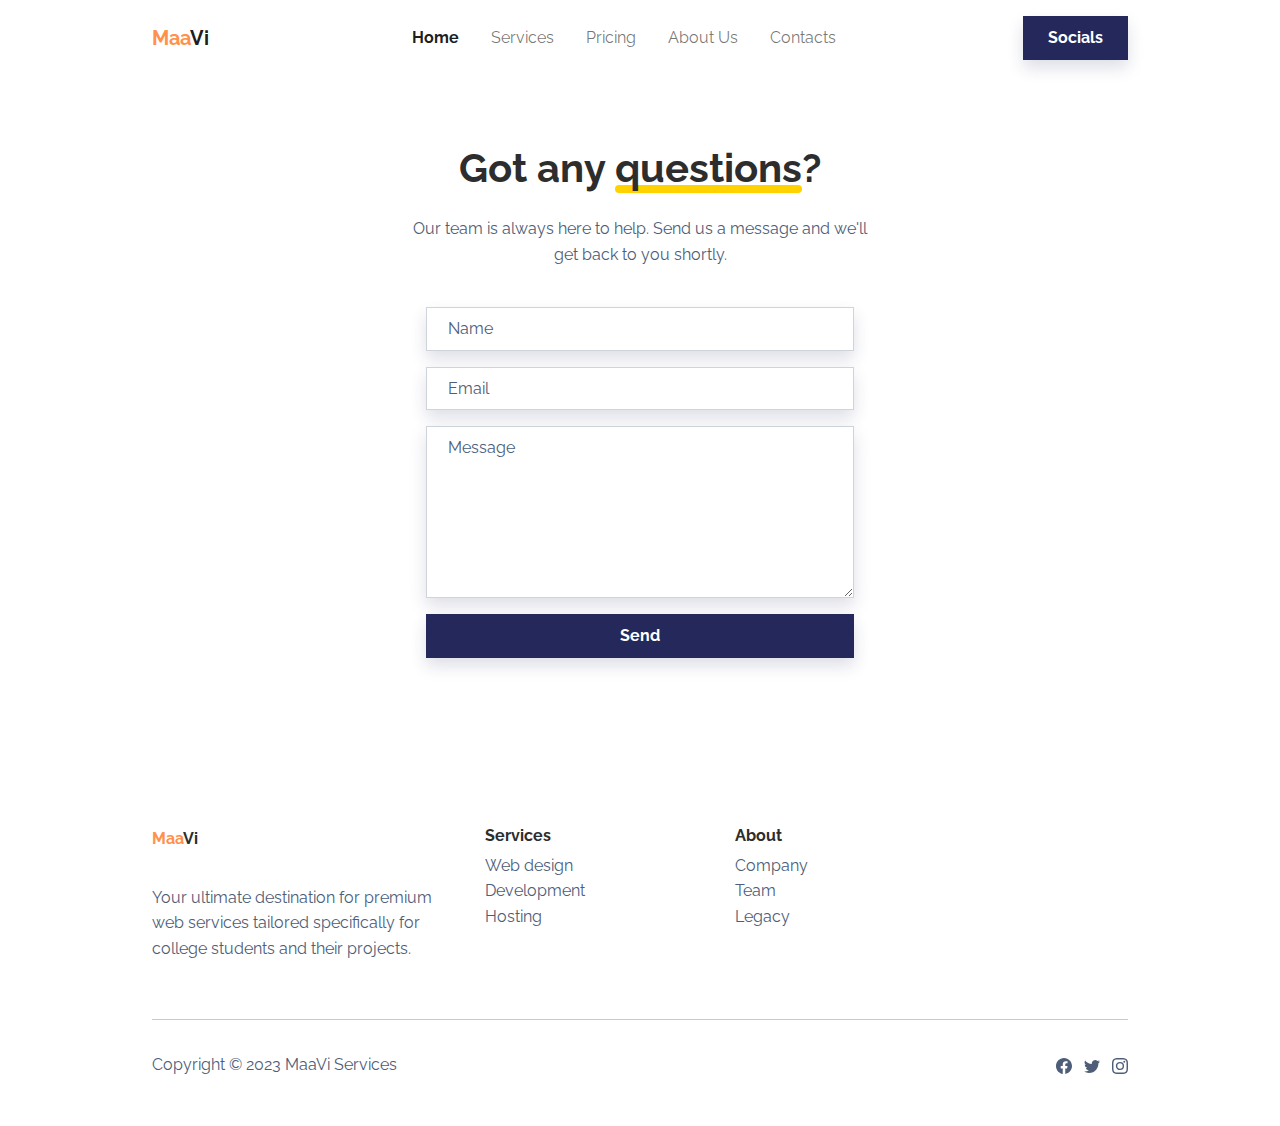
<file: contacts.html>
<!DOCTYPE html>
<html lang="en">

<head>
    <meta charset="utf-8">
    <meta name="viewport" content="width=device-width, initial-scale=1.0, shrink-to-fit=no">
    <title>Contacts - MaaVi</title>
    <link rel="stylesheet" href="assets/bootstrap/css/bootstrap.min.css">
    <link rel="stylesheet" href="https://fonts.googleapis.com/css?family=Raleway:300italic,400italic,600italic,700italic,800italic,400,300,600,700,800&amp;display=swap">
    <link rel="stylesheet" href="assets/css/untitled-1.css">
    <link rel="stylesheet" href="assets/css/untitled.css">
</head>

<body>
    <nav class="navbar navbar-light navbar-expand-md fixed-top navbar-shrink py-3" id="mainNav">
        <div class="container"><a class="navbar-brand d-flex align-items-center" href="/"><span><span style="color: rgb(255, 145, 77);">Maa</span>Vi</span></a><button data-bs-toggle="collapse" class="navbar-toggler" data-bs-target="#navcol-1"><span class="visually-hidden">Toggle navigation</span><span class="navbar-toggler-icon"></span></button>
            <div class="collapse navbar-collapse" id="navcol-1">
                <ul class="navbar-nav mx-auto">
                    <li class="nav-item"><a class="nav-link active" href="index.html">Home</a></li>
                    <li class="nav-item"><a class="nav-link" href="features.html">Services</a></li>
                    <li class="nav-item"><a class="nav-link" href="pricing.html">Pricing</a></li>
                    <li class="nav-item"><a class="nav-link" href="integrations.html">About Us</a></li>
                    <li class="nav-item"><a class="nav-link" href="contacts.html">Contacts</a></li>
                </ul><a class="btn btn-primary shadow" role="button" href="https://linktr.ee/maaviservices">Socials</a>
            </div>
        </div>
    </nav>
    <section class="py-5 mt-5">
        <div class="container py-5">
            <div class="row">
                <div class="col-md-8 col-xl-6 text-center mx-auto">
                    <h2 class="display-6 fw-bold mb-4">Got any <span class="underline">questions</span>?</h2>
                    <p class="text-muted">Our team is always here to help. Send us a message and we'll get back to you shortly.</p>
                </div>
            </div>
            <div class="row d-flex justify-content-center">
                <div class="col-md-6">
                    <div>
                        <form class="p-3 p-xl-4" method="post">
                            <div class="mb-3"><input class="shadow form-control" type="text" id="name-1" name="name" placeholder="Name"></div>
                            <div class="mb-3"><input class="shadow form-control" type="email" id="email-1" name="email" placeholder="Email"></div>
                            <div class="mb-3"><textarea class="shadow form-control" id="message-1" name="message" rows="6" placeholder="Message"></textarea></div>
                            <div><button class="btn btn-primary shadow d-block w-100" type="submit">Send </button></div>
                        </form>
                    </div>
                </div>
            </div>
        </div>
    </section>
    <footer>
        <div class="container py-4 py-lg-5">
            <div class="row row-cols-2 row-cols-md-4">
                <div class="col-12 col-md-3 col-lg-4">
                    <div class="fw-bold d-flex align-items-center mb-2"><span><span style="color: rgb(255, 145, 77);">Maa</span>Vi</span></div>
                    <p class="text-muted"><br>Your ultimate destination for premium web services tailored specifically for college students and their projects.<br><br></p>
                </div>
                <div class="col-sm-4 col-md-3 text-lg-start d-flex flex-column">
                    <h3 class="fs-6 fw-bold">Services</h3>
                    <ul class="list-unstyled">
                        <li><a href="#">Web design</a></li>
                        <li><a href="#">Development</a></li>
                        <li><a href="#">Hosting</a></li>
                    </ul>
                </div>
                <div class="col-sm-4 col-md-3 col-lg-4 text-lg-start d-flex flex-column">
                    <h3 class="fs-6 fw-bold">About</h3>
                    <ul class="list-unstyled">
                        <li><a href="#">Company</a></li>
                        <li><a href="#">Team</a></li>
                        <li><a href="#">Legacy</a></li>
                    </ul>
                </div>
            </div>
            <hr>
            <div class="text-muted d-flex justify-content-between align-items-center pt-3">
                <p class="mb-0">Copyright © 2023 MaaVi Services</p>
                <ul class="list-inline mb-0">
                    <li class="list-inline-item"><svg xmlns="http://www.w3.org/2000/svg" width="1em" height="1em" fill="currentColor" viewBox="0 0 16 16" class="bi bi-facebook">
                            <path d="M16 8.049c0-4.446-3.582-8.05-8-8.05C3.58 0-.002 3.603-.002 8.05c0 4.017 2.926 7.347 6.75 7.951v-5.625h-2.03V8.05H6.75V6.275c0-2.017 1.195-3.131 3.022-3.131.876 0 1.791.157 1.791.157v1.98h-1.009c-.993 0-1.303.621-1.303 1.258v1.51h2.218l-.354 2.326H9.25V16c3.824-.604 6.75-3.934 6.75-7.951z"></path>
                        </svg></li>
                    <li class="list-inline-item"><svg xmlns="http://www.w3.org/2000/svg" width="1em" height="1em" fill="currentColor" viewBox="0 0 16 16" class="bi bi-twitter">
                            <path d="M5.026 15c6.038 0 9.341-5.003 9.341-9.334 0-.14 0-.282-.006-.422A6.685 6.685 0 0 0 16 3.542a6.658 6.658 0 0 1-1.889.518 3.301 3.301 0 0 0 1.447-1.817 6.533 6.533 0 0 1-2.087.793A3.286 3.286 0 0 0 7.875 6.03a9.325 9.325 0 0 1-6.767-3.429 3.289 3.289 0 0 0 1.018 4.382A3.323 3.323 0 0 1 .64 6.575v.045a3.288 3.288 0 0 0 2.632 3.218 3.203 3.203 0 0 1-.865.115 3.23 3.23 0 0 1-.614-.057 3.283 3.283 0 0 0 3.067 2.277A6.588 6.588 0 0 1 .78 13.58a6.32 6.32 0 0 1-.78-.045A9.344 9.344 0 0 0 5.026 15z"></path>
                        </svg></li>
                    <li class="list-inline-item"><svg xmlns="http://www.w3.org/2000/svg" width="1em" height="1em" fill="currentColor" viewBox="0 0 16 16" class="bi bi-instagram">
                            <path d="M8 0C5.829 0 5.556.01 4.703.048 3.85.088 3.269.222 2.76.42a3.917 3.917 0 0 0-1.417.923A3.927 3.927 0 0 0 .42 2.76C.222 3.268.087 3.85.048 4.7.01 5.555 0 5.827 0 8.001c0 2.172.01 2.444.048 3.297.04.852.174 1.433.372 1.942.205.526.478.972.923 1.417.444.445.89.719 1.416.923.51.198 1.09.333 1.942.372C5.555 15.99 5.827 16 8 16s2.444-.01 3.298-.048c.851-.04 1.434-.174 1.943-.372a3.916 3.916 0 0 0 1.416-.923c.445-.445.718-.891.923-1.417.197-.509.332-1.09.372-1.942C15.99 10.445 16 10.173 16 8s-.01-2.445-.048-3.299c-.04-.851-.175-1.433-.372-1.941a3.926 3.926 0 0 0-.923-1.417A3.911 3.911 0 0 0 13.24.42c-.51-.198-1.092-.333-1.943-.372C10.443.01 10.172 0 7.998 0h.003zm-.717 1.442h.718c2.136 0 2.389.007 3.232.046.78.035 1.204.166 1.486.275.373.145.64.319.92.599.28.28.453.546.598.92.11.281.24.705.275 1.485.039.843.047 1.096.047 3.231s-.008 2.389-.047 3.232c-.035.78-.166 1.203-.275 1.485a2.47 2.47 0 0 1-.599.919c-.28.28-.546.453-.92.598-.28.11-.704.24-1.485.276-.843.038-1.096.047-3.232.047s-2.39-.009-3.233-.047c-.78-.036-1.203-.166-1.485-.276a2.478 2.478 0 0 1-.92-.598 2.48 2.48 0 0 1-.6-.92c-.109-.281-.24-.705-.275-1.485-.038-.843-.046-1.096-.046-3.233 0-2.136.008-2.388.046-3.231.036-.78.166-1.204.276-1.486.145-.373.319-.64.599-.92.28-.28.546-.453.92-.598.282-.11.705-.24 1.485-.276.738-.034 1.024-.044 2.515-.045v.002zm4.988 1.328a.96.96 0 1 0 0 1.92.96.96 0 0 0 0-1.92zm-4.27 1.122a4.109 4.109 0 1 0 0 8.217 4.109 4.109 0 0 0 0-8.217zm0 1.441a2.667 2.667 0 1 1 0 5.334 2.667 2.667 0 0 1 0-5.334z"></path>
                        </svg></li>
                </ul>
            </div>
        </div>
    </footer>
    <script src="assets/bootstrap/js/bootstrap.min.js"></script>
    <script src="assets/js/bs-init.js"></script>
    <script src="assets/js/startup-modern.js"></script>
</body>

</html>
</file>
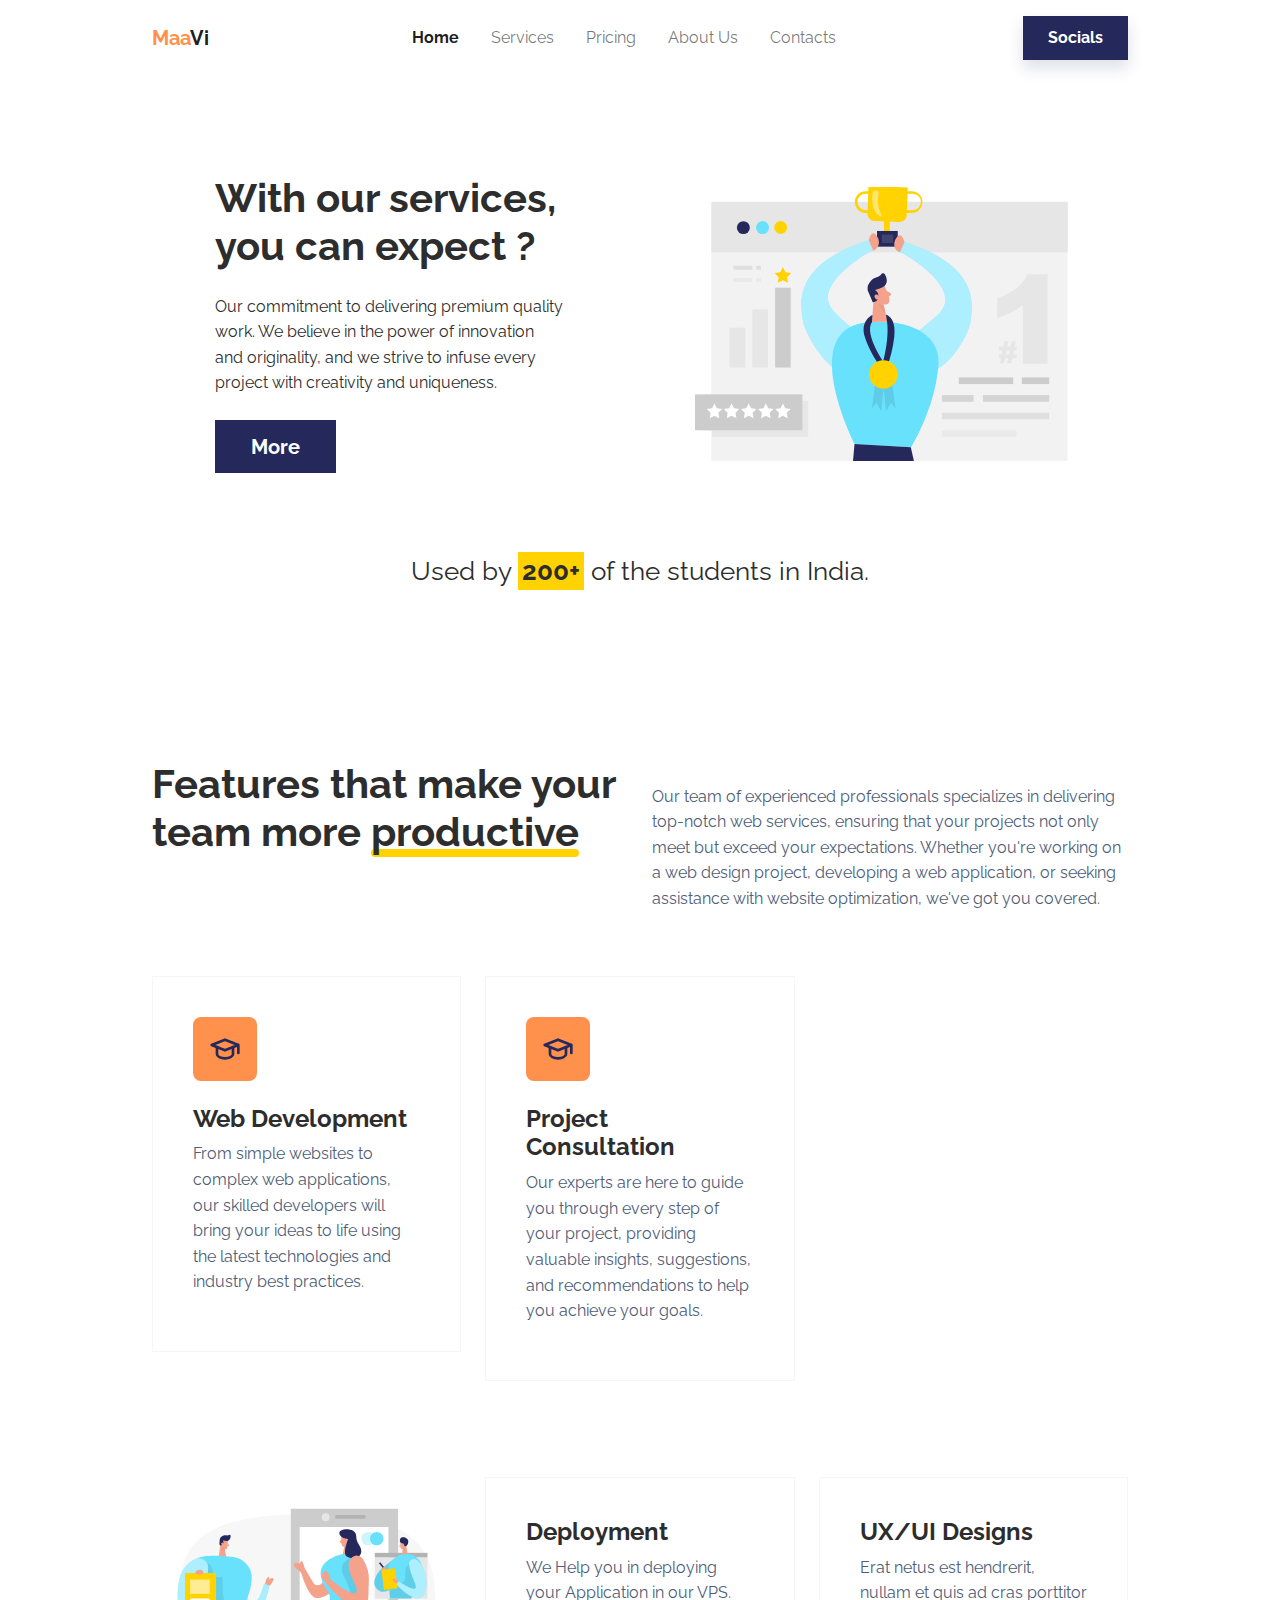
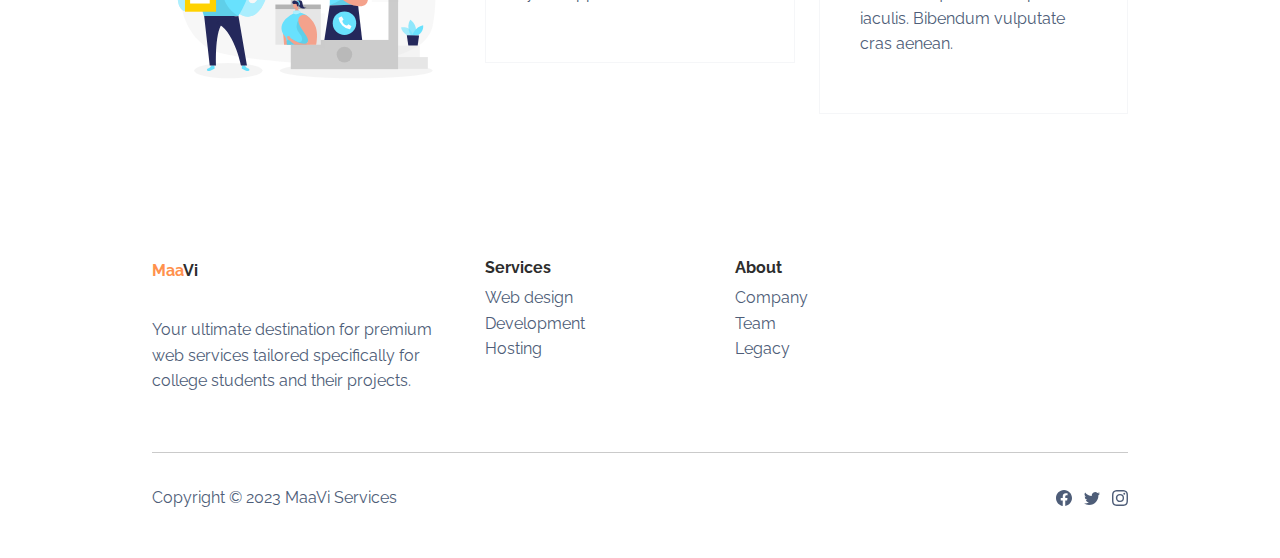
<file: features.html>
<!DOCTYPE html>
<html lang="en">

<head>
    <meta charset="utf-8">
    <meta name="viewport" content="width=device-width, initial-scale=1.0, shrink-to-fit=no">
    <title>Features-MaaVi</title>
    <link rel="stylesheet" href="assets/bootstrap/css/bootstrap.min.css">
    <link rel="stylesheet" href="https://fonts.googleapis.com/css?family=Raleway:300italic,400italic,600italic,700italic,800italic,400,300,600,700,800&amp;display=swap">
    <link rel="stylesheet" href="assets/css/untitled-1.css">
    <link rel="stylesheet" href="assets/css/untitled.css">
</head>

<body>
    <nav class="navbar navbar-light navbar-expand-md fixed-top navbar-shrink py-3" id="mainNav">
        <div class="container"><a class="navbar-brand d-flex align-items-center" href="/"><span><span style="color: rgb(255, 145, 77);">Maa</span>Vi</span></a><button data-bs-toggle="collapse" class="navbar-toggler" data-bs-target="#navcol-1"><span class="visually-hidden">Toggle navigation</span><span class="navbar-toggler-icon"></span></button>
            <div class="collapse navbar-collapse" id="navcol-1">
                <ul class="navbar-nav mx-auto">
                    <li class="nav-item"><a class="nav-link active" href="index.html">Home</a></li>
                    <li class="nav-item"><a class="nav-link" href="features.html">Services</a></li>
                    <li class="nav-item"><a class="nav-link" href="pricing.html">Pricing</a></li>
                    <li class="nav-item"><a class="nav-link" href="integrations.html">About Us</a></li>
                    <li class="nav-item"><a class="nav-link" href="contacts.html">Contacts</a></li>
                </ul><a class="btn btn-primary shadow" role="button" href="https://linktr.ee/maaviservices">Socials</a>
            </div>
        </div>
    </nav>
    <section class="py-5 mt-5">
        <div class="container py-4 py-xl-5">
            <div class="row gy-4 gy-md-0">
                <div class="col-md-6 text-center text-md-start d-flex d-sm-flex d-md-flex justify-content-center align-items-center justify-content-md-start align-items-md-center justify-content-xl-center">
                    <div style="max-width: 350px;">
                        <h1 class="display-6 fw-bold mb-4">With our services, you can expect&nbsp;<span class="underline"></span>?</h1>
                        <p class="my-4">Our commitment to delivering premium quality work. We believe in the power of innovation and originality, and we strive to infuse every project with creativity and uniqueness.</p><a class="btn btn-primary btn-lg me-2" role="button" href="#">More</a>
                    </div>
                </div>
                <div class="col-md-6">
                    <div><img class="rounded img-fluid w-100 fit-cover" style="min-height: 300px;" src="assets/img/illustrations/ranking.svg"></div>
                </div>
            </div>
            <div class="text-center mt-5">
                <p class="mb-4" style="font-size: 1.6rem;">Used by <span class="bg-warning p-1"><strong>200+</strong></span>&nbsp;of the students in India.</p><a href="#"> </a><a href="#"> </a><a href="#"> </a><a href="#"> </a><a href="#"> </a>
            </div>
        </div>
    </section>
    <section>
        <div class="container py-4 py-xl-5">
            <div class="row mb-5">
                <div class="col-md-8 col-xl-6">
                    <h3 class="display-6 fw-bold pb-4 mb-4">Features that make your team more&nbsp;<span class="underline">productive</span></h3>
                </div>
                <div class="col-md-8 col-xl-6 pt-4">
                    <p class="text-muted">Our team of experienced professionals specializes in delivering top-notch web services, ensuring that your projects not only meet but exceed your expectations. Whether you're working on a web design project, developing a web application, or seeking assistance with website optimization, we've got you covered.</p>
                </div>
            </div>
            <div class="row gy-4 row-cols-1 row-cols-md-2 row-cols-xl-3">
                <div class="col">
                    <div class="card border-light border-1 d-flex justify-content-center p-4">
                        <div class="card-body">
                            <div>
                                <div class="bs-icon-lg bs-icon-rounded bs-icon-secondary d-flex flex-shrink-0 justify-content-center align-items-center d-inline-block mb-4 bs-icon"><svg xmlns="http://www.w3.org/2000/svg" width="1em" height="1em" viewBox="0 0 24 24" stroke-width="2" stroke="currentColor" fill="none" stroke-linecap="round" stroke-linejoin="round" class="icon icon-tabler icon-tabler-school">
                                        <path stroke="none" d="M0 0h24v24H0z" fill="none"></path>
                                        <path d="M22 9l-10 -4l-10 4l10 4l10 -4v6"></path>
                                        <path d="M6 10.6v5.4a6 3 0 0 0 12 0v-5.4"></path>
                                    </svg></div>
                                <h4 class="fw-bold">Web Development</h4>
                                <p class="text-muted">From simple websites to complex web applications, our skilled developers will bring your ideas to life using the latest technologies and industry best practices.</p>
                            </div>
                        </div>
                    </div>
                </div>
                <div class="col">
                    <div class="card border-light border-1 d-flex justify-content-center p-4">
                        <div class="card-body">
                            <div>
                                <div class="bs-icon-lg bs-icon-rounded bs-icon-secondary d-flex flex-shrink-0 justify-content-center align-items-center d-inline-block mb-4 bs-icon"><svg xmlns="http://www.w3.org/2000/svg" width="1em" height="1em" viewBox="0 0 24 24" stroke-width="2" stroke="currentColor" fill="none" stroke-linecap="round" stroke-linejoin="round" class="icon icon-tabler icon-tabler-school">
                                        <path stroke="none" d="M0 0h24v24H0z" fill="none"></path>
                                        <path d="M22 9l-10 -4l-10 4l10 4l10 -4v6"></path>
                                        <path d="M6 10.6v5.4a6 3 0 0 0 12 0v-5.4"></path>
                                    </svg></div>
                                <h4 class="fw-bold">Project Consultation</h4>
                                <p class="text-muted">Our experts are here to guide you through every step of your project, providing valuable insights, suggestions, and recommendations to help you achieve your goals.</p>
                            </div>
                        </div>
                    </div>
                </div>
            </div>
        </div>
    </section>
    <section class="py-5">
        <div class="container">
            <div class="row">
                <div class="col-md-4 mb-5"><img class="rounded img-fluid" src="assets/img/illustrations/presentation-2.svg"></div>
                <div class="col d-md-flex align-items-md-end align-items-lg-center mb-5">
                    <div class="row gy-4 row-cols-1 row-cols-md-2 flex-grow-1">
                        <div class="col">
                            <div class="card border-light border-1 d-flex justify-content-center p-4">
                                <div class="card-body">
                                    <div>
                                        <h4 class="fw-bold">Deployment</h4>
                                        <p class="text-muted d-none d-xl-block">We Help you in deploying your Application in our VPS.</p>
                                    </div>
                                </div>
                            </div>
                        </div>
                        <div class="col">
                            <div class="card border-light border-1 d-flex justify-content-center p-4">
                                <div class="card-body">
                                    <div>
                                        <h4 class="fw-bold">UX/UI Designs</h4>
                                        <p class="text-muted d-none d-xl-block">Erat netus est hendrerit, nullam et quis ad cras porttitor iaculis. Bibendum vulputate cras aenean.</p>
                                    </div>
                                </div>
                            </div>
                        </div>
                    </div>
                </div>
            </div>
        </div>
    </section>
    <footer>
        <div class="container py-4 py-lg-5">
            <div class="row row-cols-2 row-cols-md-4">
                <div class="col-12 col-md-3 col-lg-4">
                    <div class="fw-bold d-flex align-items-center mb-2"><span><span style="color: rgb(255, 145, 77);">Maa</span>Vi</span></div>
                    <p class="text-muted"><br>Your ultimate destination for premium web services tailored specifically for college students and their projects.<br><br></p>
                </div>
                <div class="col-sm-4 col-md-3 text-lg-start d-flex flex-column">
                    <h3 class="fs-6 fw-bold">Services</h3>
                    <ul class="list-unstyled">
                        <li><a href="#">Web design</a></li>
                        <li><a href="#">Development</a></li>
                        <li><a href="#">Hosting</a></li>
                    </ul>
                </div>
                <div class="col-sm-4 col-md-3 col-lg-4 text-lg-start d-flex flex-column">
                    <h3 class="fs-6 fw-bold">About</h3>
                    <ul class="list-unstyled">
                        <li><a href="#">Company</a></li>
                        <li><a href="#">Team</a></li>
                        <li><a href="#">Legacy</a></li>
                    </ul>
                </div>
            </div>
            <hr>
            <div class="text-muted d-flex justify-content-between align-items-center pt-3">
                <p class="mb-0">Copyright © 2023 MaaVi Services</p>
                <ul class="list-inline mb-0">
                    <li class="list-inline-item"><svg xmlns="http://www.w3.org/2000/svg" width="1em" height="1em" fill="currentColor" viewBox="0 0 16 16" class="bi bi-facebook">
                            <path d="M16 8.049c0-4.446-3.582-8.05-8-8.05C3.58 0-.002 3.603-.002 8.05c0 4.017 2.926 7.347 6.75 7.951v-5.625h-2.03V8.05H6.75V6.275c0-2.017 1.195-3.131 3.022-3.131.876 0 1.791.157 1.791.157v1.98h-1.009c-.993 0-1.303.621-1.303 1.258v1.51h2.218l-.354 2.326H9.25V16c3.824-.604 6.75-3.934 6.75-7.951z"></path>
                        </svg></li>
                    <li class="list-inline-item"><svg xmlns="http://www.w3.org/2000/svg" width="1em" height="1em" fill="currentColor" viewBox="0 0 16 16" class="bi bi-twitter">
                            <path d="M5.026 15c6.038 0 9.341-5.003 9.341-9.334 0-.14 0-.282-.006-.422A6.685 6.685 0 0 0 16 3.542a6.658 6.658 0 0 1-1.889.518 3.301 3.301 0 0 0 1.447-1.817 6.533 6.533 0 0 1-2.087.793A3.286 3.286 0 0 0 7.875 6.03a9.325 9.325 0 0 1-6.767-3.429 3.289 3.289 0 0 0 1.018 4.382A3.323 3.323 0 0 1 .64 6.575v.045a3.288 3.288 0 0 0 2.632 3.218 3.203 3.203 0 0 1-.865.115 3.23 3.23 0 0 1-.614-.057 3.283 3.283 0 0 0 3.067 2.277A6.588 6.588 0 0 1 .78 13.58a6.32 6.32 0 0 1-.78-.045A9.344 9.344 0 0 0 5.026 15z"></path>
                        </svg></li>
                    <li class="list-inline-item"><svg xmlns="http://www.w3.org/2000/svg" width="1em" height="1em" fill="currentColor" viewBox="0 0 16 16" class="bi bi-instagram">
                            <path d="M8 0C5.829 0 5.556.01 4.703.048 3.85.088 3.269.222 2.76.42a3.917 3.917 0 0 0-1.417.923A3.927 3.927 0 0 0 .42 2.76C.222 3.268.087 3.85.048 4.7.01 5.555 0 5.827 0 8.001c0 2.172.01 2.444.048 3.297.04.852.174 1.433.372 1.942.205.526.478.972.923 1.417.444.445.89.719 1.416.923.51.198 1.09.333 1.942.372C5.555 15.99 5.827 16 8 16s2.444-.01 3.298-.048c.851-.04 1.434-.174 1.943-.372a3.916 3.916 0 0 0 1.416-.923c.445-.445.718-.891.923-1.417.197-.509.332-1.09.372-1.942C15.99 10.445 16 10.173 16 8s-.01-2.445-.048-3.299c-.04-.851-.175-1.433-.372-1.941a3.926 3.926 0 0 0-.923-1.417A3.911 3.911 0 0 0 13.24.42c-.51-.198-1.092-.333-1.943-.372C10.443.01 10.172 0 7.998 0h.003zm-.717 1.442h.718c2.136 0 2.389.007 3.232.046.78.035 1.204.166 1.486.275.373.145.64.319.92.599.28.28.453.546.598.92.11.281.24.705.275 1.485.039.843.047 1.096.047 3.231s-.008 2.389-.047 3.232c-.035.78-.166 1.203-.275 1.485a2.47 2.47 0 0 1-.599.919c-.28.28-.546.453-.92.598-.28.11-.704.24-1.485.276-.843.038-1.096.047-3.232.047s-2.39-.009-3.233-.047c-.78-.036-1.203-.166-1.485-.276a2.478 2.478 0 0 1-.92-.598 2.48 2.48 0 0 1-.6-.92c-.109-.281-.24-.705-.275-1.485-.038-.843-.046-1.096-.046-3.233 0-2.136.008-2.388.046-3.231.036-.78.166-1.204.276-1.486.145-.373.319-.64.599-.92.28-.28.546-.453.92-.598.282-.11.705-.24 1.485-.276.738-.034 1.024-.044 2.515-.045v.002zm4.988 1.328a.96.96 0 1 0 0 1.92.96.96 0 0 0 0-1.92zm-4.27 1.122a4.109 4.109 0 1 0 0 8.217 4.109 4.109 0 0 0 0-8.217zm0 1.441a2.667 2.667 0 1 1 0 5.334 2.667 2.667 0 0 1 0-5.334z"></path>
                        </svg></li>
                </ul>
            </div>
        </div>
    </footer>
    <script src="assets/bootstrap/js/bootstrap.min.js"></script>
    <script src="assets/js/bs-init.js"></script>
    <script src="assets/js/startup-modern.js"></script>
</body>

</html>
</file>
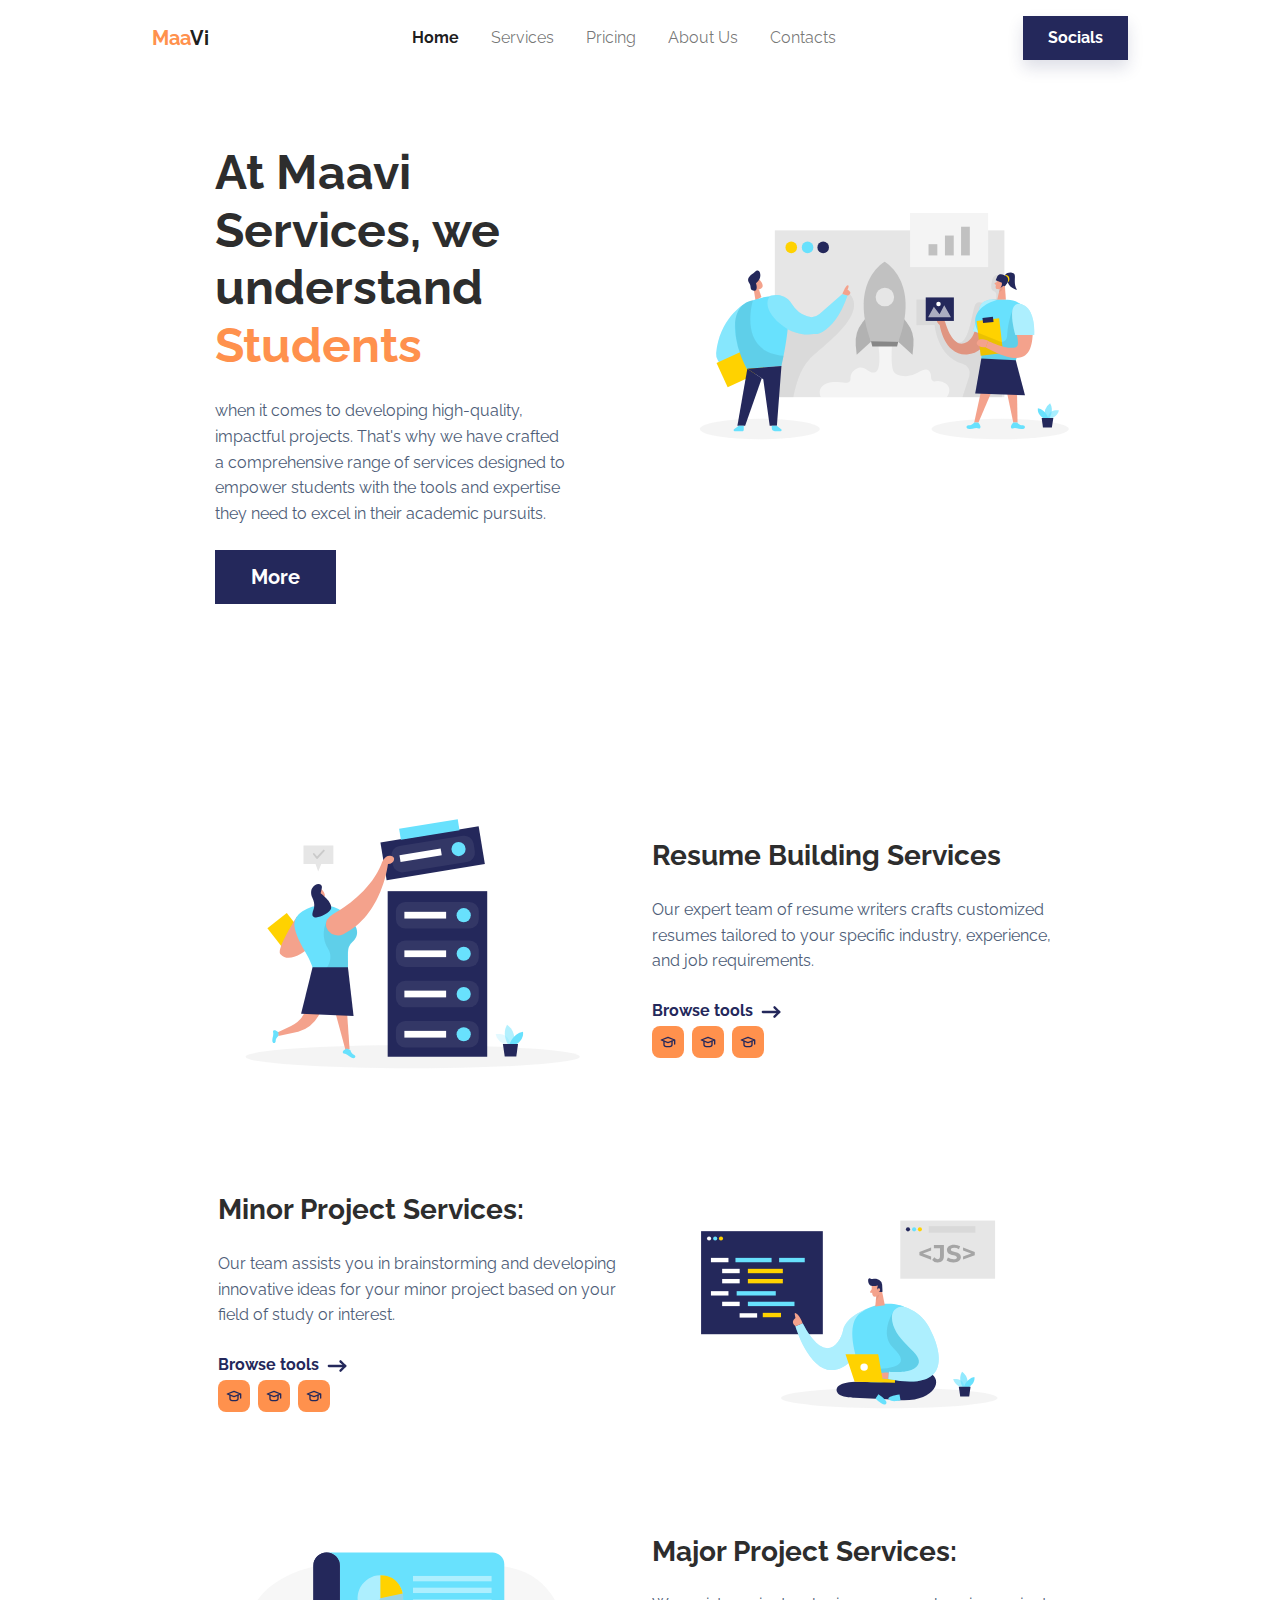
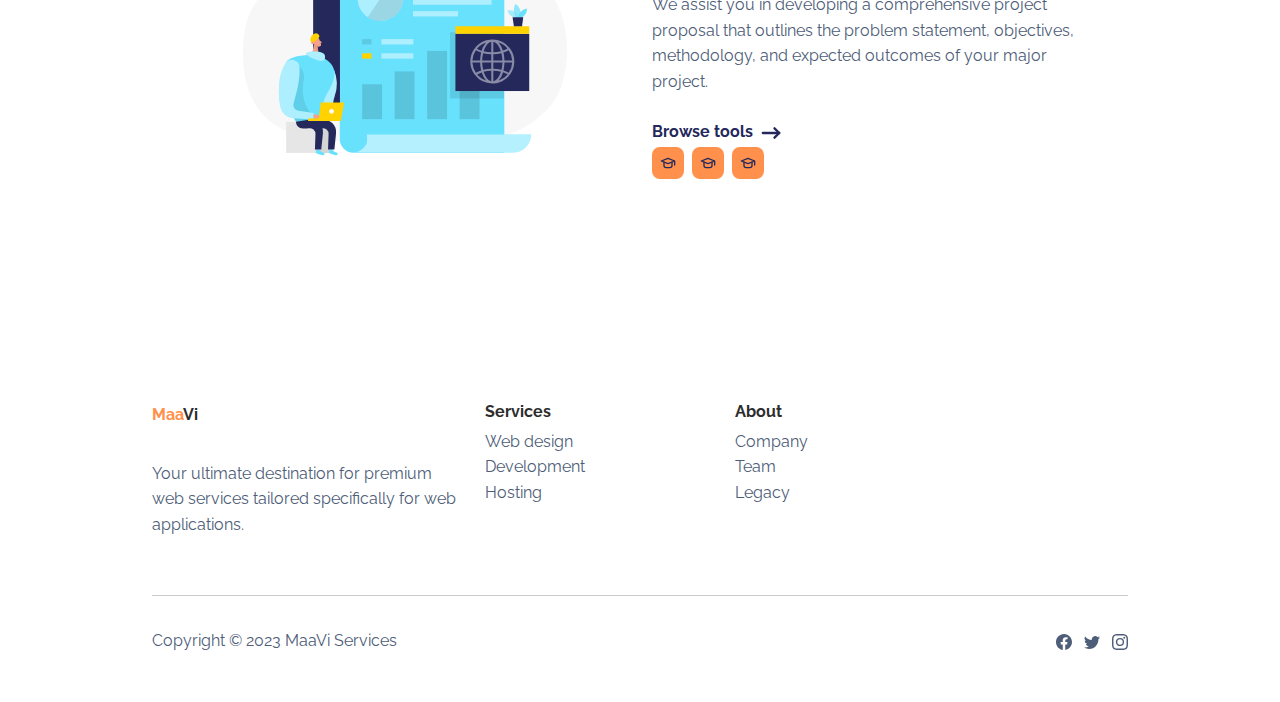
<file: integrations.html>
<!DOCTYPE html>
<html lang="en">

<head>
    <meta charset="utf-8">
    <meta name="viewport" content="width=device-width, initial-scale=1.0, shrink-to-fit=no">
    <title>Integrations - MaaVi</title>
    <link rel="stylesheet" href="assets/bootstrap/css/bootstrap.min.css">
    <link rel="stylesheet" href="https://fonts.googleapis.com/css?family=Raleway:300italic,400italic,600italic,700italic,800italic,400,300,600,700,800&amp;display=swap">
    <link rel="stylesheet" href="assets/css/untitled-1.css">
    <link rel="stylesheet" href="assets/css/untitled.css">
</head>

<body>
    <nav class="navbar navbar-light navbar-expand-md fixed-top navbar-shrink py-3" id="mainNav">
        <div class="container"><a class="navbar-brand d-flex align-items-center" href="/"><span><span style="color: rgb(255, 145, 77);">Maa</span>Vi</span></a><button data-bs-toggle="collapse" class="navbar-toggler" data-bs-target="#navcol-1"><span class="visually-hidden">Toggle navigation</span><span class="navbar-toggler-icon"></span></button>
            <div class="collapse navbar-collapse" id="navcol-1">
                <ul class="navbar-nav mx-auto">
                    <li class="nav-item"><a class="nav-link active" href="index.html">Home</a></li>
                    <li class="nav-item"><a class="nav-link" href="features.html">Services</a></li>
                    <li class="nav-item"><a class="nav-link" href="pricing.html">Pricing</a></li>
                    <li class="nav-item"><a class="nav-link" href="integrations.html">About Us</a></li>
                    <li class="nav-item"><a class="nav-link" href="contacts.html">Contacts</a></li>
                </ul><a class="btn btn-primary shadow" role="button" href="https://linktr.ee/maaviservices">Socials</a>
            </div>
        </div>
    </nav>
    <section class="py-5 mt-5">
        <div class="container py-4 py-xl-5">
            <div class="row gy-4 gy-md-0">
                <div class="col-md-6 text-center text-md-start d-flex d-sm-flex d-md-flex justify-content-center align-items-center justify-content-md-start align-items-md-center justify-content-xl-center">
                    <div style="max-width: 350px;">
                        <h1 class="display-5 fw-bold mb-4">At Maavi Services, we understand <span style="color: rgb(255, 145, 77);">Students</span></h1>
                        <p class="text-muted my-4">when it comes to developing high-quality, impactful projects. That's why we have crafted a comprehensive range of services designed to empower students with the tools and expertise they need to excel in their academic pursuits.</p><a class="btn btn-primary btn-lg me-2" role="button" href="#">More</a>
                    </div>
                </div>
                <div class="col-md-6">
                    <div><img class="rounded img-fluid w-100 fit-cover" style="min-height: 300px;" src="assets/img/illustrations/startup.svg"></div>
                </div>
            </div>
        </div>
    </section>
    <section class="py-5">
        <div class="container py-5">
            <div class="row row-cols-1 row-cols-md-2 mx-auto" style="max-width: 900px;">
                <div class="col mb-5"><img class="rounded img-fluid" src="assets/img/illustrations/data-management.svg"></div>
                <div class="col d-md-flex align-items-md-end align-items-lg-center mb-5">
                    <div>
                        <h5 class="fs-3 fw-bold mb-4">Resume Building Services</h5>
                        <p class="text-muted mb-4">Our expert team of resume writers crafts customized resumes tailored to your specific industry, experience, and job requirements.</p><a class="fw-bold link-primary mb-3" href="#">Browse tools&nbsp;<svg xmlns="http://www.w3.org/2000/svg" width="1em" height="1em" viewBox="0 0 24 24" stroke-width="2" stroke="currentColor" fill="none" stroke-linecap="round" stroke-linejoin="round" class="icon icon-tabler icon-tabler-arrow-narrow-right fs-3">
                                <path stroke="none" d="M0 0h24v24H0z" fill="none"></path>
                                <line x1="5" y1="12" x2="19" y2="12"></line>
                                <line x1="15" y1="16" x2="19" y2="12"></line>
                                <line x1="15" y1="8" x2="19" y2="12"></line>
                            </svg></a>
                        <div class="d-flex">
                            <div class="bs-icon-sm bs-icon-rounded bs-icon-secondary d-flex flex-shrink-0 justify-content-center align-items-center d-inline-block bs-icon me-2"><svg xmlns="http://www.w3.org/2000/svg" width="1em" height="1em" viewBox="0 0 24 24" stroke-width="2" stroke="currentColor" fill="none" stroke-linecap="round" stroke-linejoin="round" class="icon icon-tabler icon-tabler-school">
                                    <path stroke="none" d="M0 0h24v24H0z" fill="none"></path>
                                    <path d="M22 9l-10 -4l-10 4l10 4l10 -4v6"></path>
                                    <path d="M6 10.6v5.4a6 3 0 0 0 12 0v-5.4"></path>
                                </svg></div>
                            <div class="bs-icon-sm bs-icon-rounded bs-icon-secondary d-flex flex-shrink-0 justify-content-center align-items-center d-inline-block bs-icon me-2"><svg xmlns="http://www.w3.org/2000/svg" width="1em" height="1em" viewBox="0 0 24 24" stroke-width="2" stroke="currentColor" fill="none" stroke-linecap="round" stroke-linejoin="round" class="icon icon-tabler icon-tabler-school">
                                    <path stroke="none" d="M0 0h24v24H0z" fill="none"></path>
                                    <path d="M22 9l-10 -4l-10 4l10 4l10 -4v6"></path>
                                    <path d="M6 10.6v5.4a6 3 0 0 0 12 0v-5.4"></path>
                                </svg></div>
                            <div class="bs-icon-sm bs-icon-rounded bs-icon-secondary d-flex flex-shrink-0 justify-content-center align-items-center d-inline-block bs-icon me-2"><svg xmlns="http://www.w3.org/2000/svg" width="1em" height="1em" viewBox="0 0 24 24" stroke-width="2" stroke="currentColor" fill="none" stroke-linecap="round" stroke-linejoin="round" class="icon icon-tabler icon-tabler-school">
                                    <path stroke="none" d="M0 0h24v24H0z" fill="none"></path>
                                    <path d="M22 9l-10 -4l-10 4l10 4l10 -4v6"></path>
                                    <path d="M6 10.6v5.4a6 3 0 0 0 12 0v-5.4"></path>
                                </svg></div>
                        </div>
                    </div>
                </div>
            </div>
            <div class="row row-cols-1 row-cols-md-2 mx-auto" style="max-width: 900px;">
                <div class="col order-md-last mb-5"><img class="rounded img-fluid" src="assets/img/illustrations/javascript.svg"></div>
                <div class="col d-md-flex align-items-md-end align-items-lg-center mb-5">
                    <div class="ms-md-3">
                        <h5 class="fs-3 fw-bold mb-4">Minor Project Services:</h5>
                        <p class="text-muted mb-4">Our team assists you in brainstorming and developing innovative ideas for your minor project based on your field of study or interest.</p><a class="fw-bold link-primary" href="#">Browse tools&nbsp;<svg xmlns="http://www.w3.org/2000/svg" width="1em" height="1em" viewBox="0 0 24 24" stroke-width="2" stroke="currentColor" fill="none" stroke-linecap="round" stroke-linejoin="round" class="icon icon-tabler icon-tabler-arrow-narrow-right fs-3">
                                <path stroke="none" d="M0 0h24v24H0z" fill="none"></path>
                                <line x1="5" y1="12" x2="19" y2="12"></line>
                                <line x1="15" y1="16" x2="19" y2="12"></line>
                                <line x1="15" y1="8" x2="19" y2="12"></line>
                            </svg></a>
                        <div class="d-flex">
                            <div class="bs-icon-sm bs-icon-rounded bs-icon-secondary d-flex flex-shrink-0 justify-content-center align-items-center d-inline-block bs-icon me-2"><svg xmlns="http://www.w3.org/2000/svg" width="1em" height="1em" viewBox="0 0 24 24" stroke-width="2" stroke="currentColor" fill="none" stroke-linecap="round" stroke-linejoin="round" class="icon icon-tabler icon-tabler-school">
                                    <path stroke="none" d="M0 0h24v24H0z" fill="none"></path>
                                    <path d="M22 9l-10 -4l-10 4l10 4l10 -4v6"></path>
                                    <path d="M6 10.6v5.4a6 3 0 0 0 12 0v-5.4"></path>
                                </svg></div>
                            <div class="bs-icon-sm bs-icon-rounded bs-icon-secondary d-flex flex-shrink-0 justify-content-center align-items-center d-inline-block bs-icon me-2"><svg xmlns="http://www.w3.org/2000/svg" width="1em" height="1em" viewBox="0 0 24 24" stroke-width="2" stroke="currentColor" fill="none" stroke-linecap="round" stroke-linejoin="round" class="icon icon-tabler icon-tabler-school">
                                    <path stroke="none" d="M0 0h24v24H0z" fill="none"></path>
                                    <path d="M22 9l-10 -4l-10 4l10 4l10 -4v6"></path>
                                    <path d="M6 10.6v5.4a6 3 0 0 0 12 0v-5.4"></path>
                                </svg></div>
                            <div class="bs-icon-sm bs-icon-rounded bs-icon-secondary d-flex flex-shrink-0 justify-content-center align-items-center d-inline-block bs-icon me-2"><svg xmlns="http://www.w3.org/2000/svg" width="1em" height="1em" viewBox="0 0 24 24" stroke-width="2" stroke="currentColor" fill="none" stroke-linecap="round" stroke-linejoin="round" class="icon icon-tabler icon-tabler-school">
                                    <path stroke="none" d="M0 0h24v24H0z" fill="none"></path>
                                    <path d="M22 9l-10 -4l-10 4l10 4l10 -4v6"></path>
                                    <path d="M6 10.6v5.4a6 3 0 0 0 12 0v-5.4"></path>
                                </svg></div>
                        </div>
                    </div>
                </div>
            </div>
            <div class="row row-cols-1 row-cols-md-2 mx-auto" style="max-width: 900px;">
                <div class="col mb-5"><img class="rounded img-fluid" src="assets/img/illustrations/report.svg"></div>
                <div class="col d-md-flex align-items-md-end align-items-lg-center mb-5">
                    <div>
                        <h5 class="fs-3 fw-bold mb-4">Major Project Services:</h5>
                        <p class="text-muted mb-4">We assist you in developing a comprehensive project proposal that outlines the problem statement, objectives, methodology, and expected outcomes of your major project.</p><a class="fw-bold link-primary" href="#">Browse tools&nbsp;<svg xmlns="http://www.w3.org/2000/svg" width="1em" height="1em" viewBox="0 0 24 24" stroke-width="2" stroke="currentColor" fill="none" stroke-linecap="round" stroke-linejoin="round" class="icon icon-tabler icon-tabler-arrow-narrow-right fs-3">
                                <path stroke="none" d="M0 0h24v24H0z" fill="none"></path>
                                <line x1="5" y1="12" x2="19" y2="12"></line>
                                <line x1="15" y1="16" x2="19" y2="12"></line>
                                <line x1="15" y1="8" x2="19" y2="12"></line>
                            </svg></a>
                        <div class="d-flex">
                            <div class="bs-icon-sm bs-icon-rounded bs-icon-secondary d-flex flex-shrink-0 justify-content-center align-items-center d-inline-block bs-icon me-2"><svg xmlns="http://www.w3.org/2000/svg" width="1em" height="1em" viewBox="0 0 24 24" stroke-width="2" stroke="currentColor" fill="none" stroke-linecap="round" stroke-linejoin="round" class="icon icon-tabler icon-tabler-school">
                                    <path stroke="none" d="M0 0h24v24H0z" fill="none"></path>
                                    <path d="M22 9l-10 -4l-10 4l10 4l10 -4v6"></path>
                                    <path d="M6 10.6v5.4a6 3 0 0 0 12 0v-5.4"></path>
                                </svg></div>
                            <div class="bs-icon-sm bs-icon-rounded bs-icon-secondary d-flex flex-shrink-0 justify-content-center align-items-center d-inline-block bs-icon me-2"><svg xmlns="http://www.w3.org/2000/svg" width="1em" height="1em" viewBox="0 0 24 24" stroke-width="2" stroke="currentColor" fill="none" stroke-linecap="round" stroke-linejoin="round" class="icon icon-tabler icon-tabler-school">
                                    <path stroke="none" d="M0 0h24v24H0z" fill="none"></path>
                                    <path d="M22 9l-10 -4l-10 4l10 4l10 -4v6"></path>
                                    <path d="M6 10.6v5.4a6 3 0 0 0 12 0v-5.4"></path>
                                </svg></div>
                            <div class="bs-icon-sm bs-icon-rounded bs-icon-secondary d-flex flex-shrink-0 justify-content-center align-items-center d-inline-block bs-icon me-2"><svg xmlns="http://www.w3.org/2000/svg" width="1em" height="1em" viewBox="0 0 24 24" stroke-width="2" stroke="currentColor" fill="none" stroke-linecap="round" stroke-linejoin="round" class="icon icon-tabler icon-tabler-school">
                                    <path stroke="none" d="M0 0h24v24H0z" fill="none"></path>
                                    <path d="M22 9l-10 -4l-10 4l10 4l10 -4v6"></path>
                                    <path d="M6 10.6v5.4a6 3 0 0 0 12 0v-5.4"></path>
                                </svg></div>
                        </div>
                    </div>
                </div>
            </div>
        </div>
    </section>
    <footer>
        <div class="container py-4 py-lg-5">
            <div class="row row-cols-2 row-cols-md-4">
                <div class="col-12 col-md-3 col-lg-4">
                    <div class="fw-bold d-flex align-items-center mb-2"><span><span style="color: rgb(255, 145, 77);">Maa</span>Vi</span></div>
                    <p class="text-muted"><br>Your ultimate destination for premium web services tailored specifically for web applications.<br><br></p>
                </div>
                <div class="col-sm-4 col-md-3 text-lg-start d-flex flex-column">
                    <h3 class="fs-6 fw-bold">Services</h3>
                    <ul class="list-unstyled">
                        <li><a href="#">Web design</a></li>
                        <li><a href="#">Development</a></li>
                        <li><a href="#">Hosting</a></li>
                    </ul>
                </div>
                <div class="col-sm-4 col-md-3 col-lg-4 text-lg-start d-flex flex-column">
                    <h3 class="fs-6 fw-bold">About</h3>
                    <ul class="list-unstyled">
                        <li><a href="#">Company</a></li>
                        <li><a href="#">Team</a></li>
                        <li><a href="#">Legacy</a></li>
                    </ul>
                </div>
            </div>
            <hr>
            <div class="text-muted d-flex justify-content-between align-items-center pt-3">
                <p class="mb-0">Copyright © 2023 MaaVi Services</p>
                <ul class="list-inline mb-0">
                    <li class="list-inline-item"><svg xmlns="http://www.w3.org/2000/svg" width="1em" height="1em" fill="currentColor" viewBox="0 0 16 16" class="bi bi-facebook">
                            <path d="M16 8.049c0-4.446-3.582-8.05-8-8.05C3.58 0-.002 3.603-.002 8.05c0 4.017 2.926 7.347 6.75 7.951v-5.625h-2.03V8.05H6.75V6.275c0-2.017 1.195-3.131 3.022-3.131.876 0 1.791.157 1.791.157v1.98h-1.009c-.993 0-1.303.621-1.303 1.258v1.51h2.218l-.354 2.326H9.25V16c3.824-.604 6.75-3.934 6.75-7.951z"></path>
                        </svg></li>
                    <li class="list-inline-item"><svg xmlns="http://www.w3.org/2000/svg" width="1em" height="1em" fill="currentColor" viewBox="0 0 16 16" class="bi bi-twitter">
                            <path d="M5.026 15c6.038 0 9.341-5.003 9.341-9.334 0-.14 0-.282-.006-.422A6.685 6.685 0 0 0 16 3.542a6.658 6.658 0 0 1-1.889.518 3.301 3.301 0 0 0 1.447-1.817 6.533 6.533 0 0 1-2.087.793A3.286 3.286 0 0 0 7.875 6.03a9.325 9.325 0 0 1-6.767-3.429 3.289 3.289 0 0 0 1.018 4.382A3.323 3.323 0 0 1 .64 6.575v.045a3.288 3.288 0 0 0 2.632 3.218 3.203 3.203 0 0 1-.865.115 3.23 3.23 0 0 1-.614-.057 3.283 3.283 0 0 0 3.067 2.277A6.588 6.588 0 0 1 .78 13.58a6.32 6.32 0 0 1-.78-.045A9.344 9.344 0 0 0 5.026 15z"></path>
                        </svg></li>
                    <li class="list-inline-item"><svg xmlns="http://www.w3.org/2000/svg" width="1em" height="1em" fill="currentColor" viewBox="0 0 16 16" class="bi bi-instagram">
                            <path d="M8 0C5.829 0 5.556.01 4.703.048 3.85.088 3.269.222 2.76.42a3.917 3.917 0 0 0-1.417.923A3.927 3.927 0 0 0 .42 2.76C.222 3.268.087 3.85.048 4.7.01 5.555 0 5.827 0 8.001c0 2.172.01 2.444.048 3.297.04.852.174 1.433.372 1.942.205.526.478.972.923 1.417.444.445.89.719 1.416.923.51.198 1.09.333 1.942.372C5.555 15.99 5.827 16 8 16s2.444-.01 3.298-.048c.851-.04 1.434-.174 1.943-.372a3.916 3.916 0 0 0 1.416-.923c.445-.445.718-.891.923-1.417.197-.509.332-1.09.372-1.942C15.99 10.445 16 10.173 16 8s-.01-2.445-.048-3.299c-.04-.851-.175-1.433-.372-1.941a3.926 3.926 0 0 0-.923-1.417A3.911 3.911 0 0 0 13.24.42c-.51-.198-1.092-.333-1.943-.372C10.443.01 10.172 0 7.998 0h.003zm-.717 1.442h.718c2.136 0 2.389.007 3.232.046.78.035 1.204.166 1.486.275.373.145.64.319.92.599.28.28.453.546.598.92.11.281.24.705.275 1.485.039.843.047 1.096.047 3.231s-.008 2.389-.047 3.232c-.035.78-.166 1.203-.275 1.485a2.47 2.47 0 0 1-.599.919c-.28.28-.546.453-.92.598-.28.11-.704.24-1.485.276-.843.038-1.096.047-3.232.047s-2.39-.009-3.233-.047c-.78-.036-1.203-.166-1.485-.276a2.478 2.478 0 0 1-.92-.598 2.48 2.48 0 0 1-.6-.92c-.109-.281-.24-.705-.275-1.485-.038-.843-.046-1.096-.046-3.233 0-2.136.008-2.388.046-3.231.036-.78.166-1.204.276-1.486.145-.373.319-.64.599-.92.28-.28.546-.453.92-.598.282-.11.705-.24 1.485-.276.738-.034 1.024-.044 2.515-.045v.002zm4.988 1.328a.96.96 0 1 0 0 1.92.96.96 0 0 0 0-1.92zm-4.27 1.122a4.109 4.109 0 1 0 0 8.217 4.109 4.109 0 0 0 0-8.217zm0 1.441a2.667 2.667 0 1 1 0 5.334 2.667 2.667 0 0 1 0-5.334z"></path>
                        </svg></li>
                </ul>
            </div>
        </div>
    </footer>
    <script src="assets/bootstrap/js/bootstrap.min.js"></script>
    <script src="assets/js/bs-init.js"></script>
    <script src="assets/js/startup-modern.js"></script>
</body>

</html>
</file>
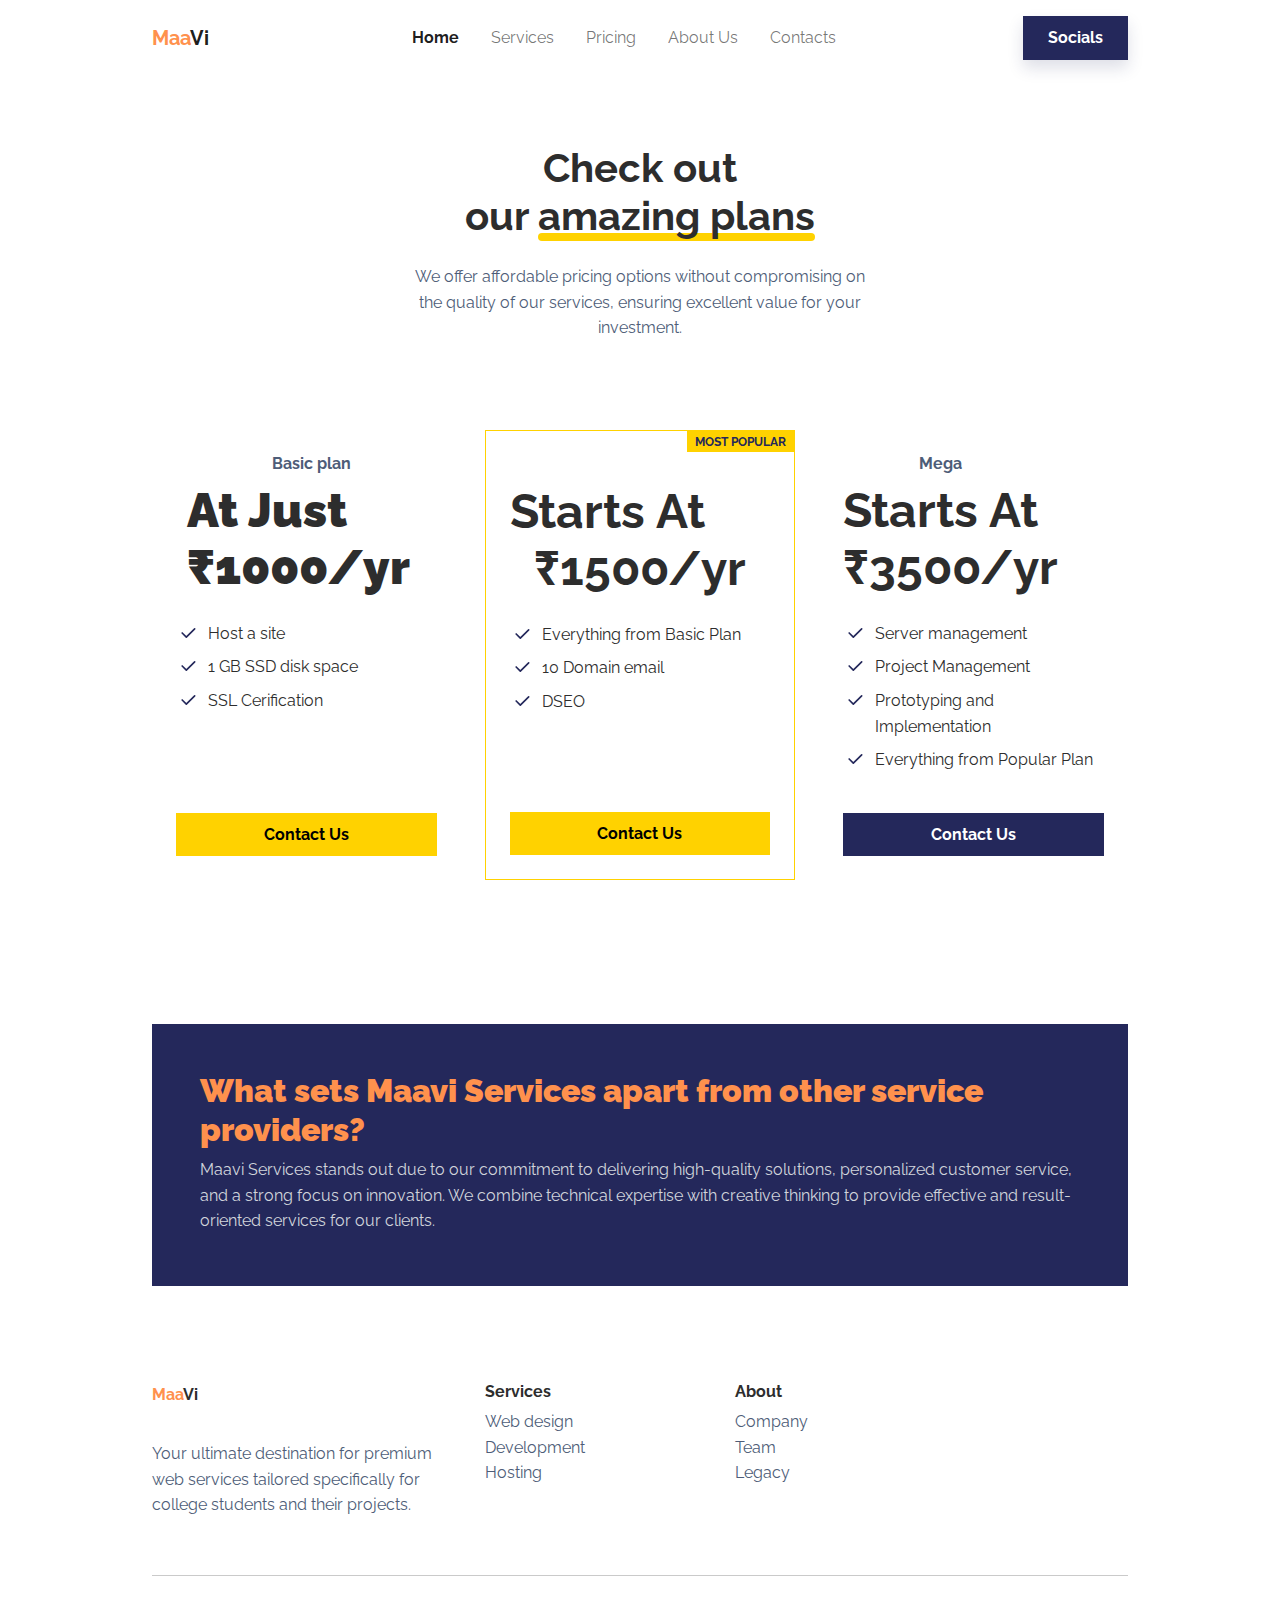
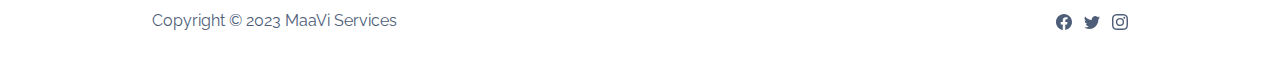
<file: pricing.html>
<!DOCTYPE html>
<html lang="en">

<head>
    <meta charset="utf-8">
    <meta name="viewport" content="width=device-width, initial-scale=1.0, shrink-to-fit=no">
    <title>Pricing - MaaVi</title>
    <link rel="stylesheet" href="assets/bootstrap/css/bootstrap.min.css">
    <link rel="stylesheet" href="https://fonts.googleapis.com/css?family=Raleway:300italic,400italic,600italic,700italic,800italic,400,300,600,700,800&amp;display=swap">
    <link rel="stylesheet" href="assets/css/untitled-1.css">
    <link rel="stylesheet" href="assets/css/untitled.css">
</head>

<body>
    <nav class="navbar navbar-light navbar-expand-md fixed-top navbar-shrink py-3" id="mainNav">
        <div class="container"><a class="navbar-brand d-flex align-items-center" href="/"><span><span style="color: rgb(255, 145, 77);">Maa</span>Vi</span></a><button data-bs-toggle="collapse" class="navbar-toggler" data-bs-target="#navcol-1"><span class="visually-hidden">Toggle navigation</span><span class="navbar-toggler-icon"></span></button>
            <div class="collapse navbar-collapse" id="navcol-1">
                <ul class="navbar-nav mx-auto">
                    <li class="nav-item"><a class="nav-link active" href="index.html">Home</a></li>
                    <li class="nav-item"><a class="nav-link" href="features.html">Services</a></li>
                    <li class="nav-item"><a class="nav-link" href="pricing.html">Pricing</a></li>
                    <li class="nav-item"><a class="nav-link" href="integrations.html">About Us</a></li>
                    <li class="nav-item"><a class="nav-link" href="contacts.html">Contacts</a></li>
                </ul><a class="btn btn-primary shadow" role="button" href="https://linktr.ee/maaviservices">Socials</a>
            </div>
        </div>
    </nav>
    <section class="py-5 mt-5">
        <div class="container py-4 py-xl-5">
            <div class="row mb-5">
                <div class="col-md-8 col-xl-6 text-center mx-auto">
                    <h2 class="display-6 fw-bold mb-4">Check out<br>our <span class="underline">amazing plans</span></h2>
                    <p class="text-muted">We offer affordable pricing options without compromising on the quality of our services, ensuring excellent value for your investment.<br><br></p>
                </div>
            </div>
            <div class="row gy-4 row-cols-1 row-cols-md-2 row-cols-lg-3">
                <div class="col">
                    <div class="card border-0 h-100">
                        <div class="card-body d-flex flex-column justify-content-between p-4">
                            <div>
                                <h6 class="fw-bold text-muted">&nbsp; &nbsp; &nbsp; &nbsp; &nbsp; &nbsp; &nbsp; &nbsp; &nbsp; &nbsp; &nbsp; &nbsp; Basic plan</h6>
                                <h4 class="display-5 fw-bold mb-4"><strong>&nbsp;At Just&nbsp; &nbsp;₹1000/yr</strong></h4>
                                <ul class="list-unstyled">
                                    <li class="d-flex mb-2"><span class="bs-icon-xs bs-icon-rounded bs-icon me-2"><svg xmlns="http://www.w3.org/2000/svg" width="1em" height="1em" viewBox="0 0 24 24" stroke-width="2" stroke="currentColor" fill="none" stroke-linecap="round" stroke-linejoin="round" class="icon icon-tabler icon-tabler-check fs-5 text-primary">
                                                <path stroke="none" d="M0 0h24v24H0z" fill="none"></path>
                                                <path d="M5 12l5 5l10 -10"></path>
                                            </svg></span><span>Host a site</span></li>
                                    <li class="d-flex mb-2"><span class="bs-icon-xs bs-icon-rounded bs-icon me-2"><svg xmlns="http://www.w3.org/2000/svg" width="1em" height="1em" viewBox="0 0 24 24" stroke-width="2" stroke="currentColor" fill="none" stroke-linecap="round" stroke-linejoin="round" class="icon icon-tabler icon-tabler-check fs-5 text-primary">
                                                <path stroke="none" d="M0 0h24v24H0z" fill="none"></path>
                                                <path d="M5 12l5 5l10 -10"></path>
                                            </svg></span><span>1 GB SSD disk space</span></li>
                                    <li class="d-flex mb-2"><span class="bs-icon-xs bs-icon-rounded bs-icon me-2"><svg xmlns="http://www.w3.org/2000/svg" width="1em" height="1em" viewBox="0 0 24 24" stroke-width="2" stroke="currentColor" fill="none" stroke-linecap="round" stroke-linejoin="round" class="icon icon-tabler icon-tabler-check fs-5 text-primary">
                                                <path stroke="none" d="M0 0h24v24H0z" fill="none"></path>
                                                <path d="M5 12l5 5l10 -10"></path>
                                            </svg></span><span>SSL Cerification</span></li>
                                </ul>
                            </div><a class="btn btn-warning" role="button" href="https://wa.me/message/IWRS2WNM7I2QE1">Contact Us</a>
                        </div>
                    </div>
                </div>
                <div class="col">
                    <div class="card border-warning border-2 h-100">
                        <div class="card-body d-flex flex-column justify-content-between p-4"><span class="badge bg-warning position-absolute top-0 end-0 rounded-bottom-left text-uppercase text-primary">Most Popular</span>
                            <div>
                                <h6 class="fw-bold text-muted">&nbsp; &nbsp; &nbsp; &nbsp; &nbsp; &nbsp; &nbsp; &nbsp; &nbsp; </h6>
                                <h4 class="display-5 fw-bold mb-4">Starts At&nbsp; &nbsp; &nbsp; &nbsp; ₹1500/yr</h4>
                                <ul class="list-unstyled">
                                    <li class="d-flex mb-2"><span class="bs-icon-xs bs-icon-rounded bs-icon me-2"><svg xmlns="http://www.w3.org/2000/svg" width="1em" height="1em" viewBox="0 0 24 24" stroke-width="2" stroke="currentColor" fill="none" stroke-linecap="round" stroke-linejoin="round" class="icon icon-tabler icon-tabler-check fs-5 text-primary">
                                                <path stroke="none" d="M0 0h24v24H0z" fill="none"></path>
                                                <path d="M5 12l5 5l10 -10"></path>
                                            </svg></span><span>Everything from Basic Plan</span></li>
                                    <li class="d-flex mb-2"><span class="bs-icon-xs bs-icon-rounded bs-icon me-2"><svg xmlns="http://www.w3.org/2000/svg" width="1em" height="1em" viewBox="0 0 24 24" stroke-width="2" stroke="currentColor" fill="none" stroke-linecap="round" stroke-linejoin="round" class="icon icon-tabler icon-tabler-check fs-5 text-primary">
                                                <path stroke="none" d="M0 0h24v24H0z" fill="none"></path>
                                                <path d="M5 12l5 5l10 -10"></path>
                                            </svg></span><span>10 Domain email</span></li>
                                    <li class="d-flex mb-2"><span class="bs-icon-xs bs-icon-rounded bs-icon me-2"><svg xmlns="http://www.w3.org/2000/svg" width="1em" height="1em" viewBox="0 0 24 24" stroke-width="2" stroke="currentColor" fill="none" stroke-linecap="round" stroke-linejoin="round" class="icon icon-tabler icon-tabler-check fs-5 text-primary">
                                                <path stroke="none" d="M0 0h24v24H0z" fill="none"></path>
                                                <path d="M5 12l5 5l10 -10"></path>
                                            </svg></span><span>DSEO</span></li>
                                </ul>
                            </div><a class="btn btn-warning" role="button" href="https://wa.me/message/IWRS2WNM7I2QE1">Contact Us</a>
                        </div>
                    </div>
                </div>
                <div class="col">
                    <div class="card border-0 h-100">
                        <div class="card-body d-flex flex-column justify-content-between p-4">
                            <div class="pb-4">
                                <h6 class="fw-bold text-muted">&nbsp; &nbsp; &nbsp; &nbsp; &nbsp; &nbsp; &nbsp; &nbsp; &nbsp; &nbsp;Mega</h6>
                                <h4 class="display-5 fw-bold mb-4">Starts At<br>₹3500/yr</h4>
                                <ul class="list-unstyled">
                                    <li class="d-flex mb-2"><span class="bs-icon-xs bs-icon-rounded bs-icon me-2"><svg xmlns="http://www.w3.org/2000/svg" width="1em" height="1em" viewBox="0 0 24 24" stroke-width="2" stroke="currentColor" fill="none" stroke-linecap="round" stroke-linejoin="round" class="icon icon-tabler icon-tabler-check fs-5 text-primary">
                                                <path stroke="none" d="M0 0h24v24H0z" fill="none"></path>
                                                <path d="M5 12l5 5l10 -10"></path>
                                            </svg></span><span>Server management</span></li>
                                    <li class="d-flex mb-2"><span class="bs-icon-xs bs-icon-rounded bs-icon me-2"><svg xmlns="http://www.w3.org/2000/svg" width="1em" height="1em" viewBox="0 0 24 24" stroke-width="2" stroke="currentColor" fill="none" stroke-linecap="round" stroke-linejoin="round" class="icon icon-tabler icon-tabler-check fs-5 text-primary">
                                                <path stroke="none" d="M0 0h24v24H0z" fill="none"></path>
                                                <path d="M5 12l5 5l10 -10"></path>
                                            </svg></span><span>Project Management</span></li>
                                    <li class="d-flex mb-2"><span class="bs-icon-xs bs-icon-rounded bs-icon me-2"><svg xmlns="http://www.w3.org/2000/svg" width="1em" height="1em" viewBox="0 0 24 24" stroke-width="2" stroke="currentColor" fill="none" stroke-linecap="round" stroke-linejoin="round" class="icon icon-tabler icon-tabler-check fs-5 text-primary">
                                                <path stroke="none" d="M0 0h24v24H0z" fill="none"></path>
                                                <path d="M5 12l5 5l10 -10"></path>
                                            </svg></span><span>Prototyping and Implementation</span></li>
                                    <li class="d-flex mb-2"><span class="bs-icon-xs bs-icon-rounded bs-icon me-2"><svg xmlns="http://www.w3.org/2000/svg" width="1em" height="1em" viewBox="0 0 24 24" stroke-width="2" stroke="currentColor" fill="none" stroke-linecap="round" stroke-linejoin="round" class="icon icon-tabler icon-tabler-check fs-5 text-primary">
                                                <path stroke="none" d="M0 0h24v24H0z" fill="none"></path>
                                                <path d="M5 12l5 5l10 -10"></path>
                                            </svg></span><span>Everything from Popular Plan</span></li>
                                </ul>
                            </div><a class="btn btn-primary" role="button" href="https://wa.me/message/IWRS2WNM7I2QE1">Contact Us</a>
                        </div>
                    </div>
                </div>
            </div>
        </div>
    </section>
    <section class="py-4 py-xl-5">
        <div class="container">
            <div class="text-white bg-primary border rounded border-0 border-primary d-flex flex-column justify-content-between flex-lg-row p-4 p-md-5">
                <div class="pb-2 pb-lg-1">
                    <h2 class="fw-bold text-warning mb-2"><strong><span style="color: rgb(255, 145, 77); background-color: rgba(255, 255, 255, 0);">What sets Maavi Services apart from other service providers?</span></strong></h2>
                    <p class="mb-0"><span style="color: rgb(209, 213, 219);">Maavi Services stands out due to our commitment to delivering high-quality solutions, personalized customer service, and a strong focus on innovation. We combine technical expertise with creative thinking to provide effective and result-oriented services for our clients.</span></p>
                </div>
                <div class="my-2"></div>
            </div>
        </div>
    </section>
    <footer>
        <div class="container py-4 py-lg-5">
            <div class="row row-cols-2 row-cols-md-4">
                <div class="col-12 col-md-3 col-lg-4">
                    <div class="fw-bold d-flex align-items-center mb-2"><span><span style="color: rgb(255, 145, 77);">Maa</span>Vi</span></div>
                    <p class="text-muted"><br>Your ultimate destination for premium web services tailored specifically for college students and their projects.<br><br></p>
                </div>
                <div class="col-sm-4 col-md-3 text-lg-start d-flex flex-column">
                    <h3 class="fs-6 fw-bold">Services</h3>
                    <ul class="list-unstyled">
                        <li><a href="#">Web design</a></li>
                        <li><a href="#">Development</a></li>
                        <li><a href="#">Hosting</a></li>
                    </ul>
                </div>
                <div class="col-sm-4 col-md-3 col-lg-4 text-lg-start d-flex flex-column">
                    <h3 class="fs-6 fw-bold">About</h3>
                    <ul class="list-unstyled">
                        <li><a href="#">Company</a></li>
                        <li><a href="#">Team</a></li>
                        <li><a href="#">Legacy</a></li>
                    </ul>
                </div>
            </div>
            <hr>
            <div class="text-muted d-flex justify-content-between align-items-center pt-3">
                <p class="mb-0">Copyright © 2023 MaaVi Services</p>
                <ul class="list-inline mb-0">
                    <li class="list-inline-item"><svg xmlns="http://www.w3.org/2000/svg" width="1em" height="1em" fill="currentColor" viewBox="0 0 16 16" class="bi bi-facebook">
                            <path d="M16 8.049c0-4.446-3.582-8.05-8-8.05C3.58 0-.002 3.603-.002 8.05c0 4.017 2.926 7.347 6.75 7.951v-5.625h-2.03V8.05H6.75V6.275c0-2.017 1.195-3.131 3.022-3.131.876 0 1.791.157 1.791.157v1.98h-1.009c-.993 0-1.303.621-1.303 1.258v1.51h2.218l-.354 2.326H9.25V16c3.824-.604 6.75-3.934 6.75-7.951z"></path>
                        </svg></li>
                    <li class="list-inline-item"><svg xmlns="http://www.w3.org/2000/svg" width="1em" height="1em" fill="currentColor" viewBox="0 0 16 16" class="bi bi-twitter">
                            <path d="M5.026 15c6.038 0 9.341-5.003 9.341-9.334 0-.14 0-.282-.006-.422A6.685 6.685 0 0 0 16 3.542a6.658 6.658 0 0 1-1.889.518 3.301 3.301 0 0 0 1.447-1.817 6.533 6.533 0 0 1-2.087.793A3.286 3.286 0 0 0 7.875 6.03a9.325 9.325 0 0 1-6.767-3.429 3.289 3.289 0 0 0 1.018 4.382A3.323 3.323 0 0 1 .64 6.575v.045a3.288 3.288 0 0 0 2.632 3.218 3.203 3.203 0 0 1-.865.115 3.23 3.23 0 0 1-.614-.057 3.283 3.283 0 0 0 3.067 2.277A6.588 6.588 0 0 1 .78 13.58a6.32 6.32 0 0 1-.78-.045A9.344 9.344 0 0 0 5.026 15z"></path>
                        </svg></li>
                    <li class="list-inline-item"><svg xmlns="http://www.w3.org/2000/svg" width="1em" height="1em" fill="currentColor" viewBox="0 0 16 16" class="bi bi-instagram">
                            <path d="M8 0C5.829 0 5.556.01 4.703.048 3.85.088 3.269.222 2.76.42a3.917 3.917 0 0 0-1.417.923A3.927 3.927 0 0 0 .42 2.76C.222 3.268.087 3.85.048 4.7.01 5.555 0 5.827 0 8.001c0 2.172.01 2.444.048 3.297.04.852.174 1.433.372 1.942.205.526.478.972.923 1.417.444.445.89.719 1.416.923.51.198 1.09.333 1.942.372C5.555 15.99 5.827 16 8 16s2.444-.01 3.298-.048c.851-.04 1.434-.174 1.943-.372a3.916 3.916 0 0 0 1.416-.923c.445-.445.718-.891.923-1.417.197-.509.332-1.09.372-1.942C15.99 10.445 16 10.173 16 8s-.01-2.445-.048-3.299c-.04-.851-.175-1.433-.372-1.941a3.926 3.926 0 0 0-.923-1.417A3.911 3.911 0 0 0 13.24.42c-.51-.198-1.092-.333-1.943-.372C10.443.01 10.172 0 7.998 0h.003zm-.717 1.442h.718c2.136 0 2.389.007 3.232.046.78.035 1.204.166 1.486.275.373.145.64.319.92.599.28.28.453.546.598.92.11.281.24.705.275 1.485.039.843.047 1.096.047 3.231s-.008 2.389-.047 3.232c-.035.78-.166 1.203-.275 1.485a2.47 2.47 0 0 1-.599.919c-.28.28-.546.453-.92.598-.28.11-.704.24-1.485.276-.843.038-1.096.047-3.232.047s-2.39-.009-3.233-.047c-.78-.036-1.203-.166-1.485-.276a2.478 2.478 0 0 1-.92-.598 2.48 2.48 0 0 1-.6-.92c-.109-.281-.24-.705-.275-1.485-.038-.843-.046-1.096-.046-3.233 0-2.136.008-2.388.046-3.231.036-.78.166-1.204.276-1.486.145-.373.319-.64.599-.92.28-.28.546-.453.92-.598.282-.11.705-.24 1.485-.276.738-.034 1.024-.044 2.515-.045v.002zm4.988 1.328a.96.96 0 1 0 0 1.92.96.96 0 0 0 0-1.92zm-4.27 1.122a4.109 4.109 0 1 0 0 8.217 4.109 4.109 0 0 0 0-8.217zm0 1.441a2.667 2.667 0 1 1 0 5.334 2.667 2.667 0 0 1 0-5.334z"></path>
                        </svg></li>
                </ul>
            </div>
        </div>
    </footer>
    <script src="assets/bootstrap/js/bootstrap.min.js"></script>
    <script src="assets/js/bs-init.js"></script>
    <script src="assets/js/startup-modern.js"></script>
</body>

</html>
</file>
<file: assets/css/untitled-1.css>
::selection {
  color: #fff;
  background: #FF914D;
  text-shadow: none;
}
</file>
<file: assets/css/untitled.css>
#mainNav .navbar-brand {
  font-weight: 900;
}

#mainNav .navbar-brand {
  font-weight: 700;
}

.bs-icon.bs-icon-secondary {
  color: var(--bs-primary);
  background: #FF914D;
}

::selection {
  color: #fff;
  background: #FF914D;
  text-shadow: none;
}
</file>
